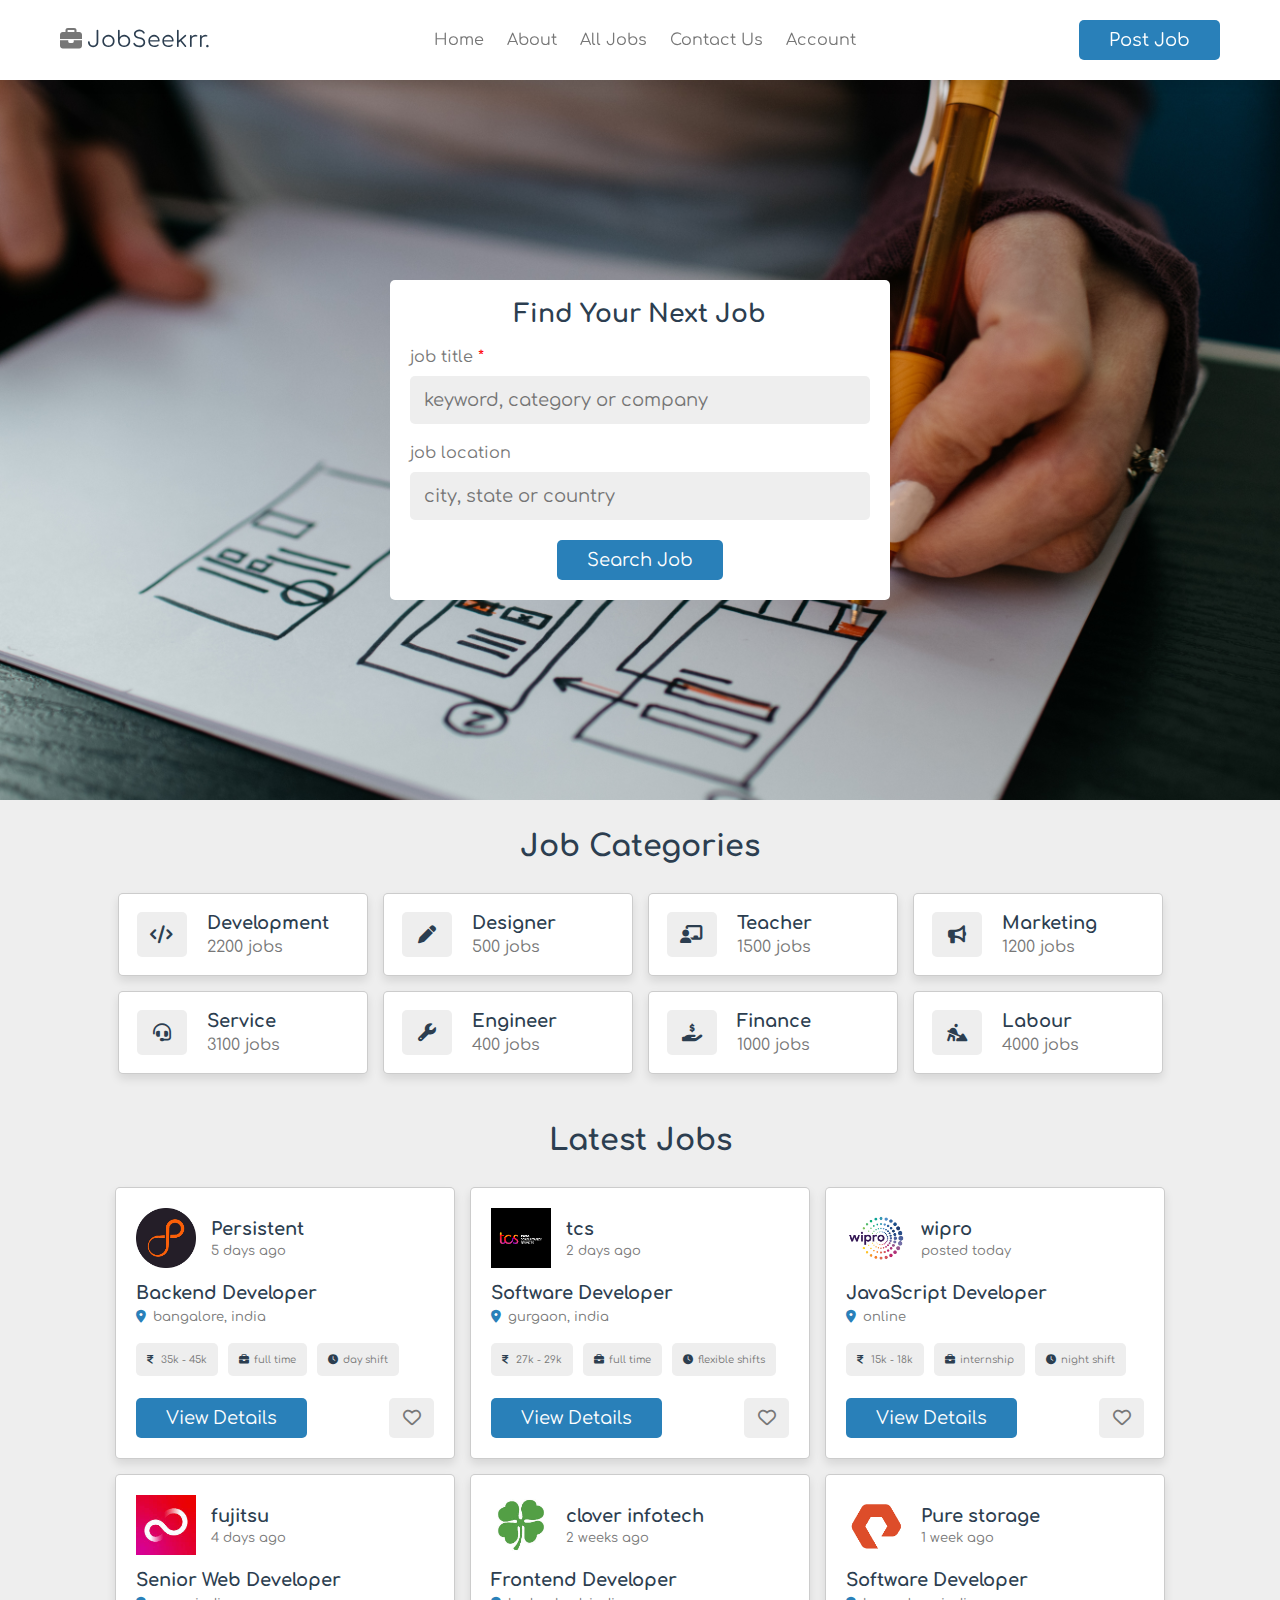
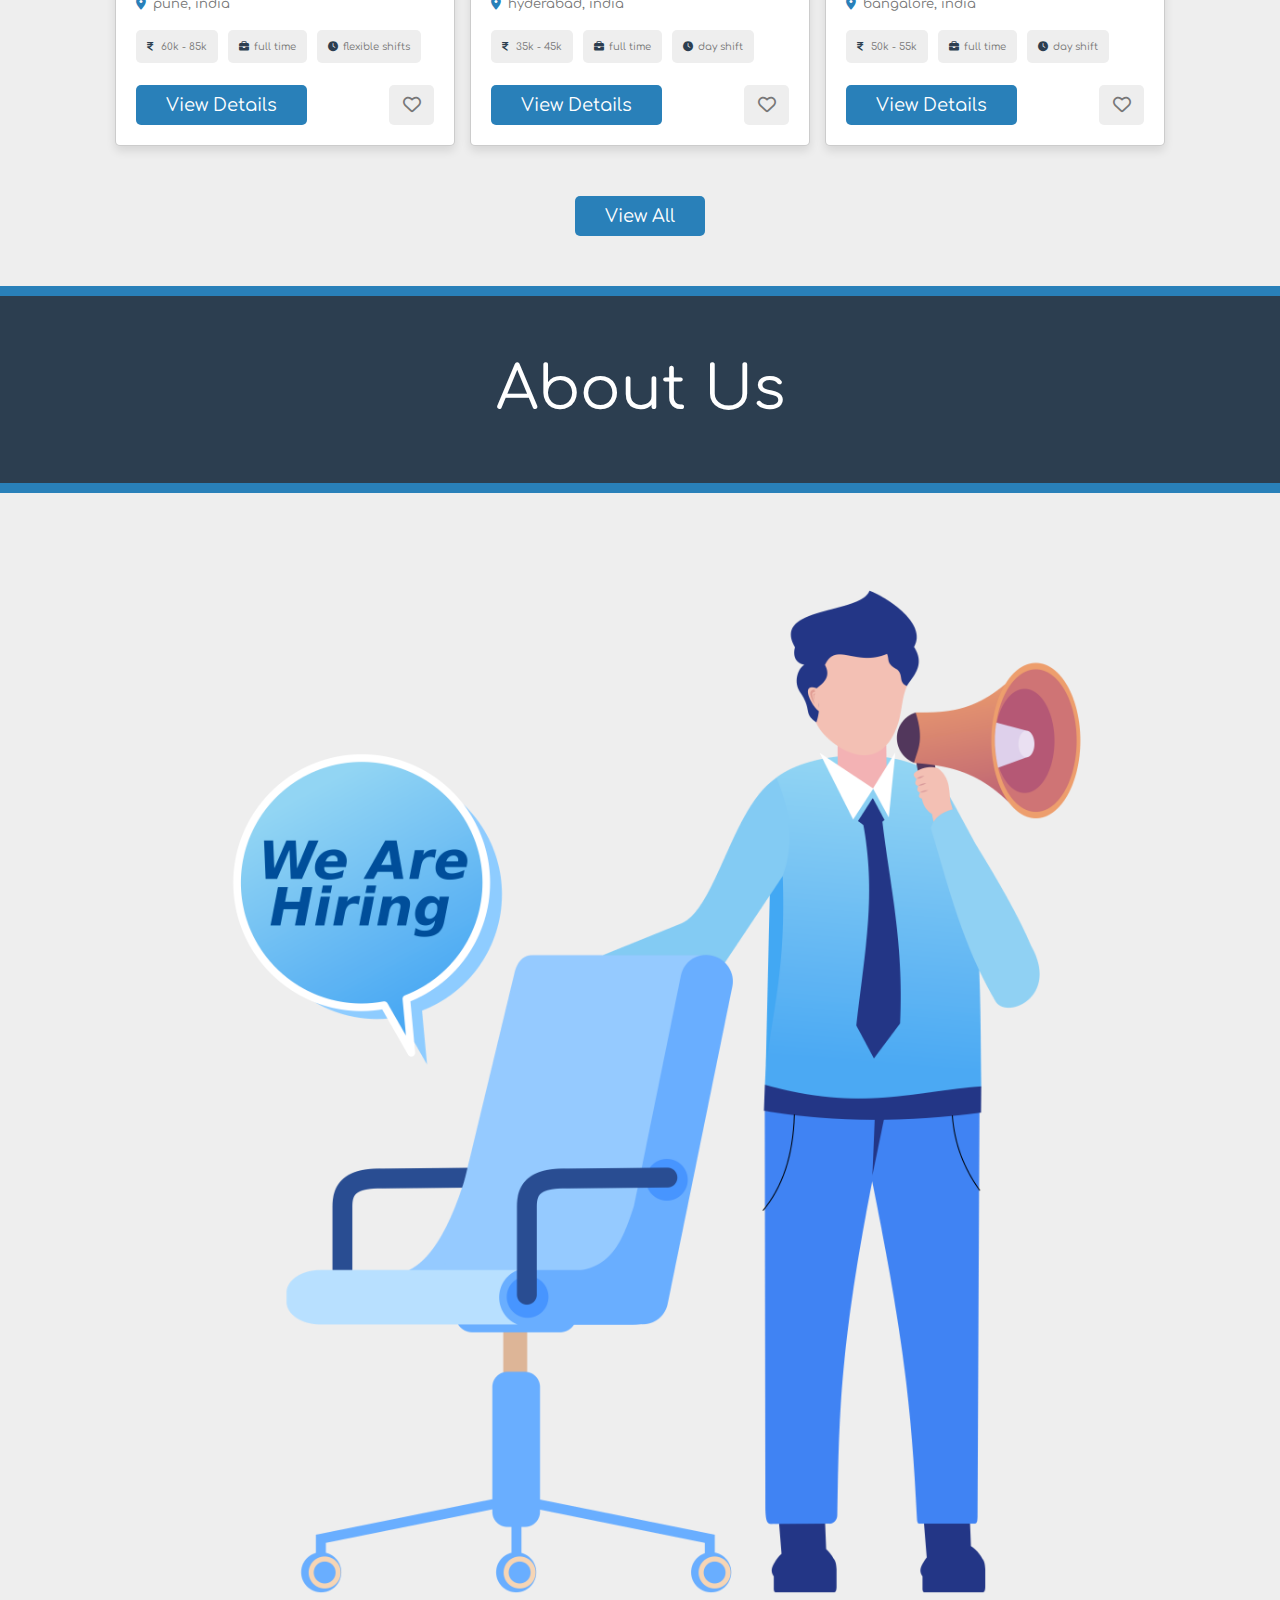
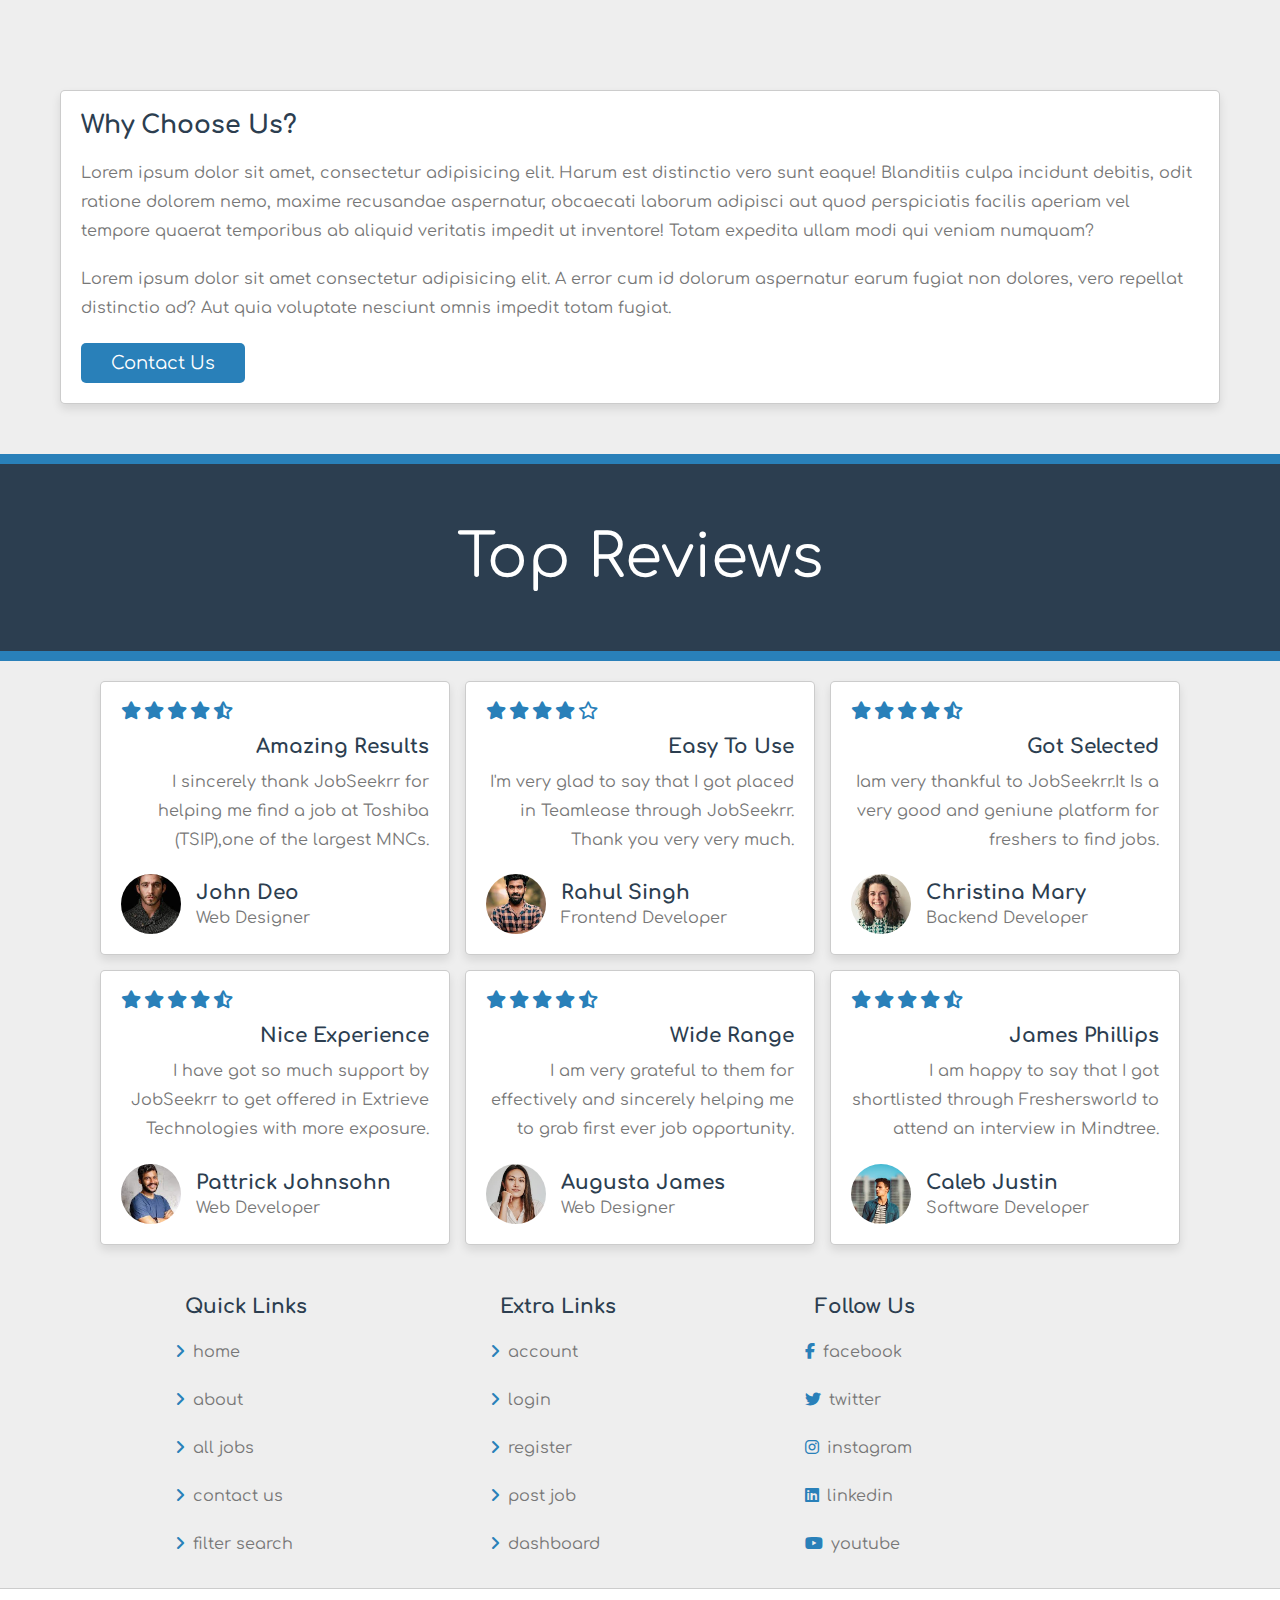
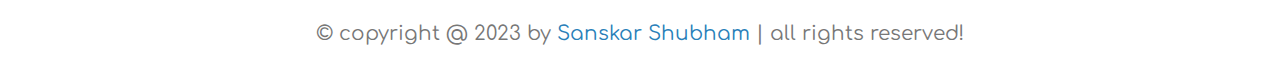
<file: index.html>
<!DOCTYPE html>
<html lang="en">
<head>
    <meta charset="UTF-8">
    <meta http-equiv="X-UA-Compatible" content="IE=edge">
    <meta name="viewport" content="width=device-width, initial-scale=1.0">
    <title>Home</title>

    <!-- custom css file link -->
    <link rel="stylesheet" href="css/styles.css">
</head>
<body>
    <!-- header section starts -->
    <header class="header">
        <section class="flex">
            <div id="menu-btn" class="fas fa-bars-staggered"></div>

            <a href="index.html" class="logo"><i class="fas fa-briefcase"></i>JobSeekrr.</a>
            <nav class="navbar">
                <a href="index.html">home</a>
                <a href="about.html">about</a>
                <a href="jobs.html">all jobs</a>
                <a href="contact.html">contact us</a>
                <a href="login.html">account</a>
            </nav>

            <a href="#" class="btn" style="margin-top: 0;">post job</a>
        </section>
    </header>
    <!-- header section ends -->

    <!-- home section starts -->
    <div class="home-container">
        <section class="home">
            <form action="" method="post">
                <h3>find your next job</h3>
                <p>job title <span>*</span></p>
                <input type="text" name="title" placeholder="keyword, category or company" required maxlength="40" class="input">
                <p>job location</p>
                <input type="text" name="location" placeholder="city, state or country" required maxlength="50" class="input">
                <input type="submit" value="search job" name="search" class="btn">
            </form>
        </section>
    </div>

    <!-- home section ends -->

    <!-- category section starts -->
    <section class="category">
        <h1 class="heading">job categories</h1>
        <div class="box-container">
            <a href="#" class="box">
                <i class="fas fa-code"></i>
                <div>
                    <h3>development</h3>
                    <span>2200 jobs</span>
                </div>
            </a>   
            <a href="#" class="box">
                <i class="fas fa-pen"></i>
                <div>
                    <h3>designer</h3>
                    <span>500 jobs</span>
                </div>
            </a>   
            <a href="#" class="box">
                <i class="fas fa-chalkboard-user"></i>
                <div>
                    <h3>teacher</h3>
                    <span>1500 jobs</span>
                </div>
            </a>   
            <a href="#" class="box">
                <i class="fas fa-bullhorn"></i>
                <div>
                    <h3>marketing</h3>
                    <span>1200 jobs</span>
                </div>
            </a>   
            <a href="#" class="box">
                <i class="fas fa-headset"></i>
                <div>
                    <h3>service</h3>
                    <span>3100 jobs</span>
                </div>
            </a>   
            <a href="#" class="box">
                <i class="fas fa-wrench"></i>
                <div>
                    <h3>engineer</h3>
                    <span>400 jobs</span>
                </div>
            </a>   
            <a href="#" class="box">
                <i class="fas fa-hand-holding-dollar"></i>
                <div>
                    <h3>finance</h3>
                    <span>1000 jobs</span>
                </div>
            </a>   
            <a href="#" class="box">
                <i class="fas fa-person-digging"></i>
                <div>
                    <h3>labour</h3>
                    <span>4000 jobs</span>
                </div>
            </a>   
        </div>
    </section>
    <!-- category section ends -->

    <!-- jobs section starts -->
    <section class="jobs-container">
        <h1 class="heading">latest jobs</h1>
        <div class="box-container">
            <div class="box">
                <div class="company">
                    <img src="images/persistent.png" alt="">
                    <div>
                        <h3>Persistent</h3>
                        <span>5 days ago</span>
                    </div>
                </div>
                <h3 class="job-title">backend developer</h3>
                <p class="location"><i class="fas fa-map-marker-alt"></i>
                <span>bangalore, india</span></p>
                <div class="tags">
                    <p><i class="fas fa-indian-rupee-sign"></i>
                    <span>35k - 45k</span></p>
                    <p><i class="fas fa-briefcase"></i><span>full time</span></p>
                    <p><i class="fas fa-clock"></i><span>day shift</span></p>
                </div>
                <div class="flex-btn">
                    <a href="view_job.html" class="btn">view details</a>
                    <button type="submit" class="far fa-heart"></button>
                </div>
            </div>
            <div class="box">
                <div class="company">
                    <img src="images/tcs.png" alt="">
                    <div>
                        <h3>tcs</h3>
                        <span>2 days ago</span>
                    </div>
                </div>
                <h3 class="job-title">software developer</h3>
                <p class="location"><i class="fas fa-map-marker-alt"></i>
                <span>gurgaon, india</span></p>
                <div class="tags">
                    <p><i class="fas fa-indian-rupee-sign"></i>
                    <span>27k - 29k</span></p>
                    <p><i class="fas fa-briefcase"></i><span>full time</span></p>
                    <p><i class="fas fa-clock"></i><span>flexible shifts</span></p>
                </div>
                <div class="flex-btn">
                    <a href="view_job.html" class="btn">view details</a>
                    <button type="submit" class="far fa-heart"></button>
                </div>
            </div>
            <div class="box">
                <div class="company">
                    <img src="images/wipro.png" alt="">
                    <div>
                        <h3>wipro</h3>
                        <span>posted today</span>
                    </div>
                </div>
                <h3 class="job-title">javaScript developer</h3>
                <p class="location"><i class="fas fa-map-marker-alt"></i>
                <span>online</span></p>
                <div class="tags">
                    <p><i class="fas fa-indian-rupee-sign"></i>
                    <span>15k - 18k</span></p>
                    <p><i class="fas fa-briefcase"></i><span>internship</span></p>
                    <p><i class="fas fa-clock"></i><span>night shift</span></p>
                </div>
                <div class="flex-btn">
                    <a href="view_job.html" class="btn">view details</a>
                    <button type="submit" class="far fa-heart"></button>
                </div>
            </div>
            <div class="box">
                <div class="company">
                    <img src="images/fujitsu.png" alt="">
                    <div>
                        <h3>fujitsu</h3>
                        <span>4 days ago</span>
                    </div>
                </div>
                <h3 class="job-title">senior web developer</h3>
                <p class="location"><i class="fas fa-map-marker-alt"></i>
                <span>pune, india</span></p>
                <div class="tags">
                    <p><i class="fas fa-indian-rupee-sign"></i>
                    <span>60k - 85k</span></p>
                    <p><i class="fas fa-briefcase"></i><span>full time</span></p>
                    <p><i class="fas fa-clock"></i><span>flexible shifts</span></p>
                </div>
                <div class="flex-btn">
                    <a href="view_job.html" class="btn">view details</a>
                    <button type="submit" class="far fa-heart"></button>
                </div>
            </div>
            <div class="box">
                <div class="company">
                    <img src="images/clover infotech.png" alt="">
                    <div>
                        <h3>clover infotech</h3>
                        <span>2 weeks ago</span>
                    </div>
                </div>
                <h3 class="job-title">frontend developer</h3>
                <p class="location"><i class="fas fa-map-marker-alt"></i>
                <span>hyderabad, india</span></p>
                <div class="tags">
                    <p><i class="fas fa-indian-rupee-sign"></i>
                    <span>35k - 45k</span></p>
                    <p><i class="fas fa-briefcase"></i><span>full time</span></p>
                    <p><i class="fas fa-clock"></i><span>day shift</span></p>
                </div>
                <div class="flex-btn">
                    <a href="view_job.html" class="btn">view details</a>
                    <button type="submit" class="far fa-heart"></button>
                </div>
            </div>
            <div class="box">
                <div class="company">
                    <img src="images/pure storage.png" alt="">
                    <div>
                        <h3>Pure storage</h3>
                        <span>1 week ago</span>
                    </div>
                </div>
                <h3 class="job-title">software developer</h3>
                <p class="location"><i class="fas fa-map-marker-alt"></i>
                <span>bangalore, india</span></p>
                <div class="tags">
                    <p><i class="fas fa-indian-rupee-sign"></i>
                    <span>50k - 55k</span></p>
                    <p><i class="fas fa-briefcase"></i><span>full time</span></p>
                    <p><i class="fas fa-clock"></i><span>day shift</span></p>
                </div>
                <div class="flex-btn">
                    <a href="view_job.html" class="btn">view details</a>
                    <button type="submit" class="far fa-heart"></button>
                </div>
            </div>
            <!-- <div class="box">
                <div class="company">
                    <img src="images/infosysnew.png" alt="">
                    <div>
                        <h3>Infosys</h3>
                        <span>7 days ago</span>
                    </div>
                </div>
                <h3 class="job-title">Web developer</h3>
                <p class="location"><i class="fas fa-map-marker-alt"></i>
                <span>Indore, india</span></p>
                <div class="tags">
                    <p><i class="fas fa-indian-rupee-sign"></i>
                    <span>30k - 35k</span></p>
                    <p><i class="fas fa-briefcase"></i><span>full time</span></p>
                    <p><i class="fas fa-clock"></i><span>day shift</span></p>
                </div>
                <div class="flex-btn">
                    <a href="view_job.html" class="btn">view details</a>
                    <button type="submit" class="far fa-heart"></button>
                </div>
            </div> -->
            <!-- <div class="box">
                <div class="company">
                    <img src="images/deloitte.jpeg" alt="">
                    <div>
                        <h3>Deloitte</h3>
                        <span>2 days ago</span>
                    </div>
                </div>
                <h3 class="job-title">Software Analyst</h3>
                <p class="location"><i class="fas fa-map-marker-alt"></i>
                <span>Mumbai, india</span></p>
                <div class="tags">
                    <p><i class="fas fa-indian-rupee-sign"></i>
                    <span>70k - 85k</span></p>
                    <p><i class="fas fa-briefcase"></i><span>full time</span></p>
                    <p><i class="fas fa-clock"></i><span>day shift</span></p>
                </div>
                <div class="flex-btn">
                    <a href="view_job.html" class="btn">view details</a>
                    <button type="submit" class="far fa-heart"></button>
                </div>
            </div> -->
        </div>  
        <div style="text-align: center; margin-top: 4rem;">
            <a href="jobs.html" class="btn">view all</a>
        </div>
    </section>
    <!-- jobs section ends -->

    <!-- about us section starts -->

    <div class="section-title">about us</div>
    
    <section class="about">
        <img src="images/aboutus3.png" alt="">
        <div class="box">
            <h3>why choose us?</h3>
            <p>Lorem ipsum dolor sit amet, consectetur adipisicing elit. Harum est distinctio vero sunt eaque! Blanditiis culpa incidunt debitis, odit ratione dolorem nemo, maxime recusandae aspernatur, obcaecati laborum adipisci aut quod perspiciatis facilis aperiam vel tempore quaerat temporibus ab aliquid veritatis impedit ut inventore! Totam expedita ullam modi qui veniam numquam?</p>
            <p>Lorem ipsum dolor sit amet consectetur adipisicing elit. A error cum id dolorum aspernatur earum fugiat non dolores, vero repellat distinctio ad? Aut quia voluptate nesciunt omnis impedit totam fugiat.</p>
            
            <a href="contact.html" class="btn">contact us</a>
        </div>
    </section>

    <!-- about us section ends -->


    <!-- reviews section starts -->

    <div class="section-title">top reviews</div>
    <section class="reviews">
        <div class="box-container">
            <div class="box">
                <div class="stars">
                    <i class="fas fa-star"></i>
                    <i class="fas fa-star"></i>
                    <i class="fas fa-star"></i>
                    <i class="fas fa-star"></i>
                    <i class="fas fa-star-half-alt"></i>
                </div>
                <h3 class="title">amazing results</h3>
                <p>I sincerely thank JobSeekrr for helping me find a job at Toshiba (TSIP),one of the largest MNCs.</p>
                <div class="user">
                    <img src="images/pic-1.jpeg" alt="">
                    <div>
                        <h3>john deo</h3>
                        <span>web designer</span>
                    </div>
                </div>
            </div>
            <div class="box">
                <div class="stars">
                    <i class="fas fa-star"></i>
                    <i class="fas fa-star"></i>
                    <i class="fas fa-star"></i>
                    <i class="fas fa-star"></i>
                    <i class="far fa-star"></i>
                </div>
                <h3 class="title">easy to use</h3>
                <p>I'm very glad to say that I got placed in Teamlease through JobSeekrr. Thank you very very much.</p>
                <div class="user">
                    <img src="images/pic-2.jpeg" alt="">
                    <div>
                        <h3>Rahul Singh</h3>
                        <span>frontend developer</span>
                    </div>
                </div>
            </div>
            <div class="box">
                <div class="stars">
                    <i class="fas fa-star"></i>
                    <i class="fas fa-star"></i>
                    <i class="fas fa-star"></i>
                    <i class="fas fa-star"></i>
                    <i class="fas fa-star-half-alt"></i>
                </div>
                <h3 class="title">got selected</h3>
                <p>Iam very thankful to JobSeekrr.It Is a very good and geniune platform for freshers to find jobs.</p>
                <div class="user">
                    <img src="images/pic-3.jpeg" alt="">
                    <div>
                        <h3>Christina Mary</h3>
                        <span>Backend Developer</span>
                    </div>
                </div>
            </div>
            <div class="box">
                <div class="stars">
                    <i class="fas fa-star"></i>
                    <i class="fas fa-star"></i>
                    <i class="fas fa-star"></i>
                    <i class="fas fa-star"></i>
                    <i class="fas fa-star-half-alt"></i>
                </div>
                <h3 class="title">nice experience</h3>
                <p>I have got so much support by JobSeekrr to get offered in Extrieve Technologies with more exposure.</p>
                <div class="user">
                    <img src="images/pic-4.jpeg" alt="">
                    <div>
                        <h3>Pattrick Johnsohn</h3>
                        <span>web developer</span>
                    </div>
                </div>
            </div>
            <div class="box">
                <div class="stars">
                    <i class="fas fa-star"></i>
                    <i class="fas fa-star"></i>
                    <i class="fas fa-star"></i>
                    <i class="fas fa-star"></i>
                    <i class="fas fa-star-half-alt"></i>
                </div>
                <h3 class="title">wide range</h3>
                <p>I am very grateful to them for effectively and sincerely helping me to grab first ever job opportunity.</p>
                <div class="user">
                    <img src="images/pic-5.jpeg" alt="">
                    <div>
                        <h3>Augusta James</h3>
                        <span>web designer</span>
                    </div>
                </div>
            </div>
            <div class="box">
                <div class="stars">
                    <i class="fas fa-star"></i>
                    <i class="fas fa-star"></i>
                    <i class="fas fa-star"></i>
                    <i class="fas fa-star"></i>
                    <i class="fas fa-star-half-alt"></i>
                </div>
                <h3 class="title">James Phillips</h3>
                <p>I am happy to say that I got shortlisted through Freshersworld to attend an interview in Mindtree.</p>
                <div class="user">
                    <img src="images/pic-6.jpeg" alt="">
                    <div>
                        <h3>Caleb Justin</h3>
                        <span>Software developer</span>
                    </div>
                </div>
            </div>
        </div>
    </section>

    <!-- reviews section ends -->

    <!-- footer section starts -->
    <footer class="footer">
        <section class="grid">
            <div class="box">
                <h3>quick links</h3>
                <a href="index.html"><i class="fas fa-angle-right"></i>home</a>
                <a href="about.html"><i class="fas fa-angle-right"></i>about</a>
                <a href="jobs.html"><i class="fas fa-angle-right"></i>all jobs</a>
                <a href="contact.html"><i class="fas fa-angle-right"></i>contact us</a>
                <a href="#"><i class="fas fa-angle-right"></i>filter search</a>
            </div>
            <div class="box">
                <h3>extra links</h3>
                <a href="#"><i class="fas fa-angle-right"></i>account</a>
                <a href="login.html"><i class="fas fa-angle-right"></i>login</a>
                <a href="register.html"><i class="fas fa-angle-right"></i>register</a>
                <a href="#"><i class="fas fa-angle-right"></i>post job</a>
                <a href="#"><i class="fas fa-angle-right"></i>dashboard</a>
            </div>
            <div class="box">
                <h3>follow us</h3>
                <a href="#"><i class="fab fa-facebook-f"></i>facebook</a>
                <a href="#"><i class="fab fa-twitter"></i>twitter</a>
                <a href="#"><i class="fab fa-instagram"></i>instagram</a>
                <a href="#"><i class="fab fa-linkedin"></i>linkedin</a>
                <a href="#"><i class="fab fa-youtube"></i>youtube</a>
            </div>
        </section>
        <div class="credit">&copy; copyright @ 2023 by <span>Sanskar Shubham</span> | all rights reserved!</div>
    </footer>
    <!-- footer section ends -->



    <!-- custom js file link -->
    <script src="js/script.js"></script>
</body>
</html>
</file>
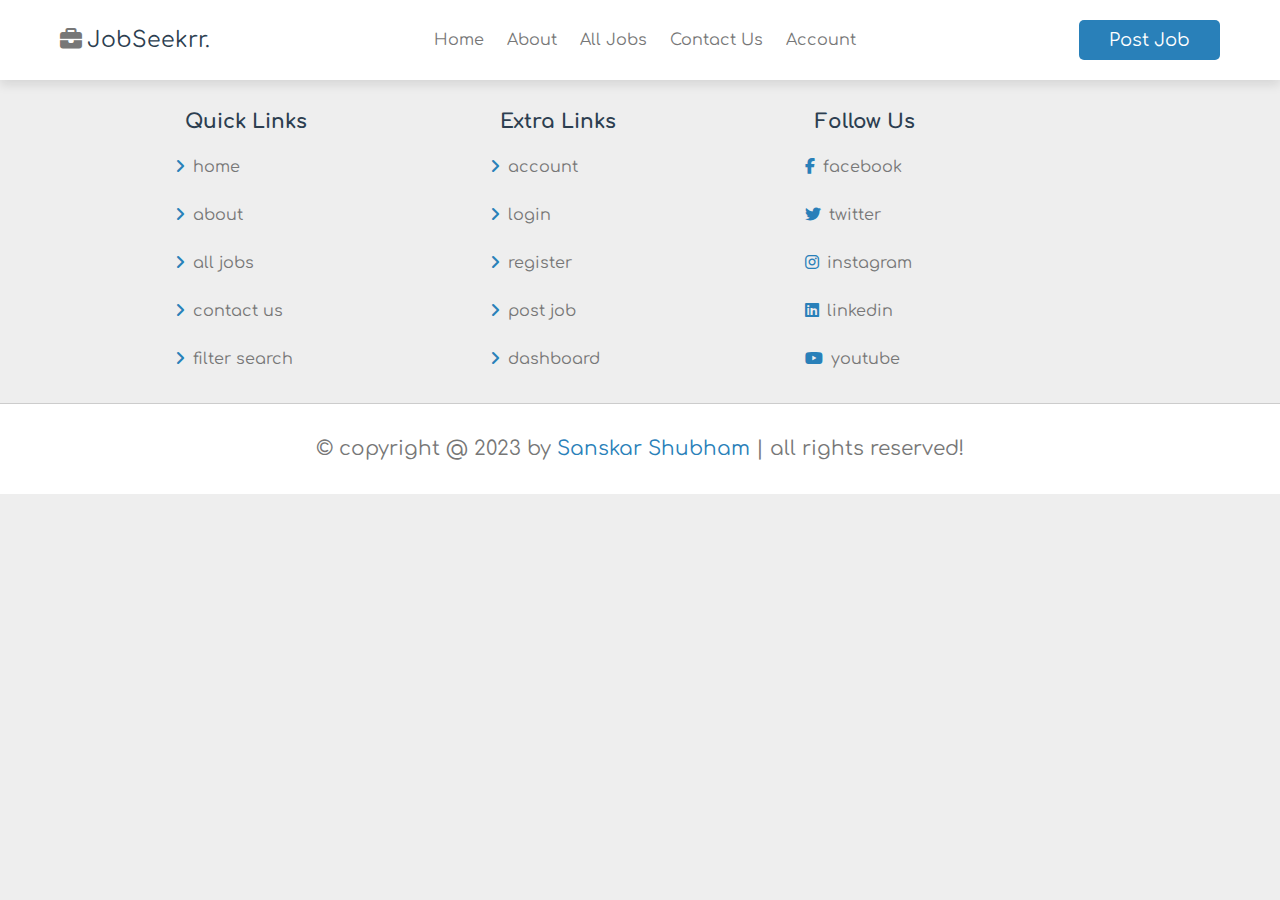
<file: about.html>
<!DOCTYPE html>
<html lang="en">
<head>
    <meta charset="UTF-8">
    <meta http-equiv="X-UA-Compatible" content="IE=edge">
    <meta name="viewport" content="width=device-width, initial-scale=1.0">
    <title>About</title>

    <!-- custom css file link -->
    <link rel="stylesheet" href="css/styles.css">
</head>
<body>
    <!-- header section starts -->
    <header class="header">
        <section class="flex">
            <div id="menu-btn" class="fas fa-bars-staggered"></div>

            <a href="index.html" class="logo"><i class="fas fa-briefcase"></i>JobSeekrr.</a>
            <nav class="navbar">
                <a href="index.html">home</a>
                <a href="about.html">about</a>
                <a href="jobs.html">all jobs</a>
                <a href="contact.html">contact us</a>
                <a href="login.html">account</a>
            </nav>

            <a href="#" class="btn" style="margin-top: 0;">post job</a>
        </section>
    </header>
    <!-- header section ends -->








    <!-- footer section starts -->
    <footer class="footer">
        <section class="grid">
            <div class="box">
                <h3>quick links</h3>
                <a href="index.html"><i class="fas fa-angle-right"></i>home</a>
                <a href="about.html"><i class="fas fa-angle-right"></i>about</a>
                <a href="jobs.html"><i class="fas fa-angle-right"></i>all jobs</a>
                <a href="contact.html"><i class="fas fa-angle-right"></i>contact us</a>
                <a href="#"><i class="fas fa-angle-right"></i>filter search</a>
            </div>
            <div class="box">
                <h3>extra links</h3>
                <a href="#"><i class="fas fa-angle-right"></i>account</a>
                <a href="login.html"><i class="fas fa-angle-right"></i>login</a>
                <a href="register.html"><i class="fas fa-angle-right"></i>register</a>
                <a href="#"><i class="fas fa-angle-right"></i>post job</a>
                <a href="#"><i class="fas fa-angle-right"></i>dashboard</a>
            </div>
            <div class="box">
                <h3>follow us</h3>
                <a href="#"><i class="fab fa-facebook-f"></i>facebook</a>
                <a href="#"><i class="fab fa-twitter"></i>twitter</a>
                <a href="#"><i class="fab fa-instagram"></i>instagram</a>
                <a href="#"><i class="fab fa-linkedin"></i>linkedin</a>
                <a href="#"><i class="fab fa-youtube"></i>youtube</a>
            </div>
        </section>
        <div class="credit">&copy; copyright @ 2023 by <span>Sanskar Shubham</span> | all rights reserved!</div>
    </footer>
    <!-- footer section ends -->



    <!-- custom js file link -->
    <script src="js/script.js"></script>
</body>
</html>
</file>
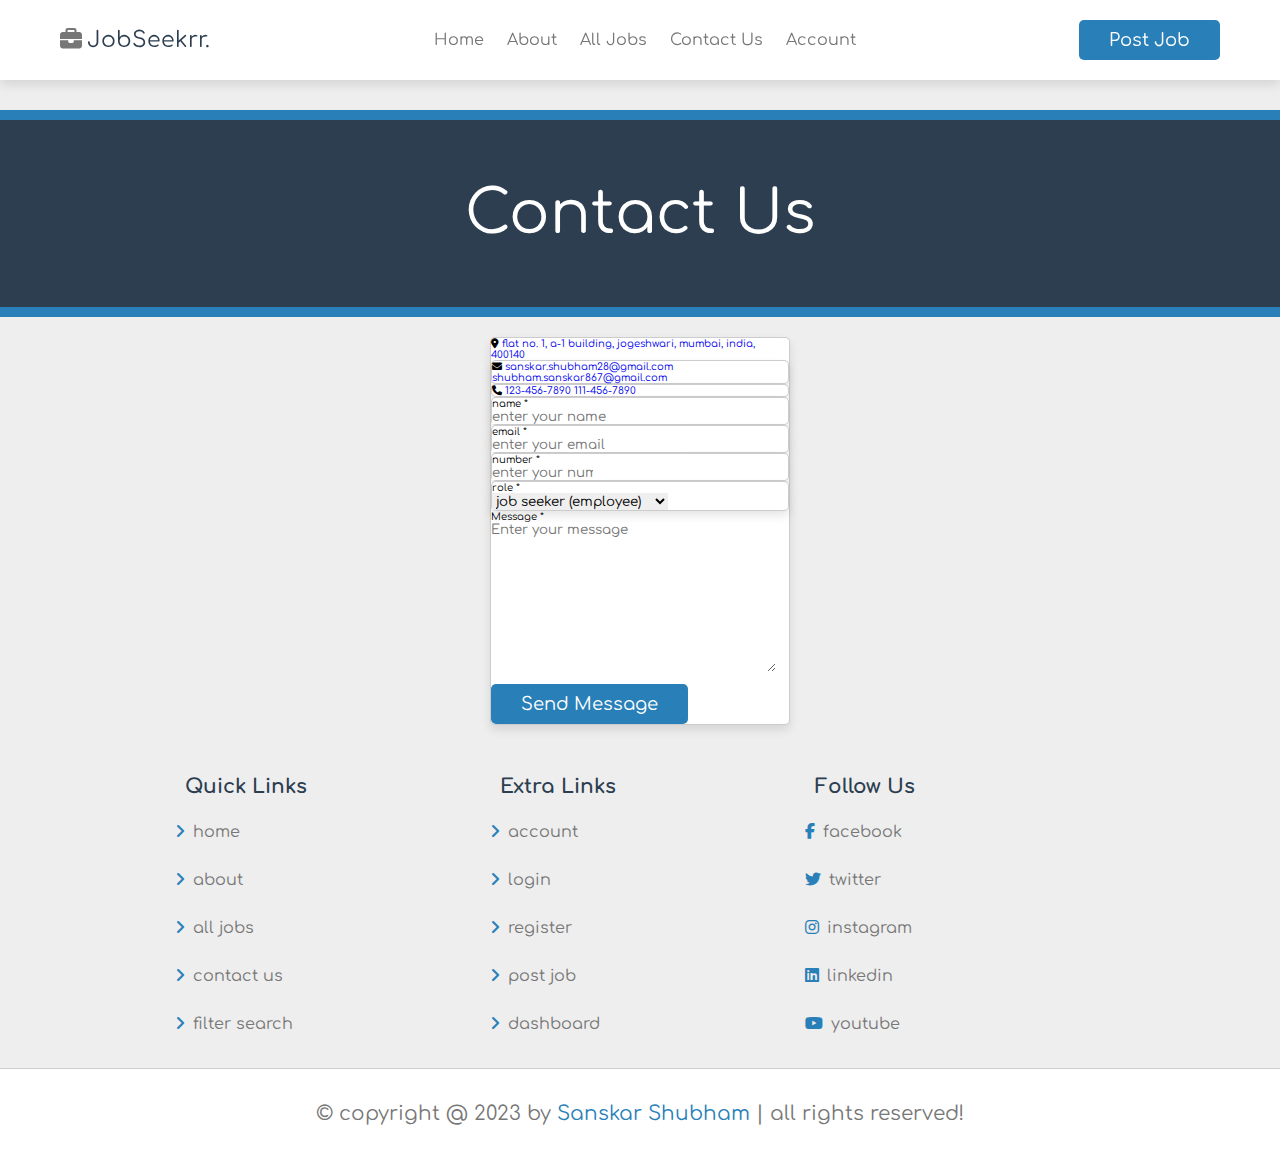
<file: contact.html>
<!DOCTYPE html>
<html lang="en">
<head>
    <meta charset="UTF-8">
    <meta http-equiv="X-UA-Compatible" content="IE=edge">
    <meta name="viewport" content="width=device-width, initial-scale=1.0">
    <title>Contact Us</title>

    <!-- custom css file link -->
    <link rel="stylesheet" href="css/styles.css">
</head>
<body>
    <!-- header section starts -->
    <header class="header">
        <section class="flex">
            <div id="menu-btn" class="fas fa-bars-staggered"></div>

            <a href="index.html" class="logo"><i class="fas fa-briefcase"></i>JobSeekrr.</a>
            <nav class="navbar">
                <a href="index.html">home</a>
                <a href="about.html">about</a>
                <a href="jobs.html">all jobs</a>
                <a href="contact.html">contact us</a>
                <a href="login.html">account</a>
            </nav>

            <a href="#" class="btn" style="margin-top: 0;">post job</a>
        </section>
    </header>
    <!-- header section ends -->

    <!-- contact section starts -->

    <div class="section-title">Contact us</div>

    <section class="contact">

        <div class="box-container">
            <div class="box">
                <i class="fas fa-map-marker-alt"></i>
                <a href="#">flat no. 1, a-1 building, jogeshwari, mumbai, india, 400140</a>
            <div>
            <div class="box">
                <i class="fas fa-envelope"></i>
                <a href="mailto:sanskar.shubham28@gmail.com">sanskar.shubham28@gmail.com</a>
                <a href="mailto:shubham.sanskar867@gmail.com">shubham.sanskar867@gmail.com</a>
            </div>
            <div class="box">
                <i class="fas fa-phone"></i>
                <a href="tel:1234567890">123-456-7890</a> 
                <a href="tel:1112222333">111-456-7890</a>
            </div>
        </div>

        <form action="" method="post">
            <div class="flex">
                <div class="box">
                    <p>name <span>*</span></p>
                    <input type="text" name="name" required maxlength="20" placeholder="enter your name" class="input">
                </div>
                <div class="box">
                    <p>email <span>*</span></p>
                    <input type="text" name="email" required maxlength="50" placeholder="enter your email" class="input">
                </div>
                <div class="box">
                    <p>number <span>*</span></p>
                    <input type="number" name="number" required min="0" max="9999999999" maxlength="20" placeholder="enter your number" class="input">
                </div>
                <div class="box">
                    <p>role <span>*</span></p>
                    <select name="role" required class="input">
                        <option value="employee">job seeker (employee)</option>
                        <option value="employer">job provider (employer)</option>
                    </select>
                </div>
            </div>
            <p>Message <span>*</span></p>
            <textarea name="message" id="" class="input" required maxlength="1000" placeholder="Enter your message" cols="30" rows="10"></textarea>
            <input type="submit" value="send message" name="send" class="btn">
        </form>

    </section>

    <!-- contact section ends -->







    <!-- footer section starts -->
    <footer class="footer">
        <section class="grid">
            <div class="box">
                <h3>quick links</h3>
                <a href="index.html"><i class="fas fa-angle-right"></i>home</a>
                <a href="about.html"><i class="fas fa-angle-right"></i>about</a>
                <a href="jobs.html"><i class="fas fa-angle-right"></i>all jobs</a>
                <a href="contact.html"><i class="fas fa-angle-right"></i>contact us</a>
                <a href="#"><i class="fas fa-angle-right"></i>filter search</a>
            </div>
            <div class="box">
                <h3>extra links</h3>
                <a href="#"><i class="fas fa-angle-right"></i>account</a>
                <a href="login.html"><i class="fas fa-angle-right"></i>login</a>
                <a href="register.html"><i class="fas fa-angle-right"></i>register</a>
                <a href="#"><i class="fas fa-angle-right"></i>post job</a>
                <a href="#"><i class="fas fa-angle-right"></i>dashboard</a>
            </div>
            <div class="box">
                <h3>follow us</h3>
                <a href="#"><i class="fab fa-facebook-f"></i>facebook</a>
                <a href="#"><i class="fab fa-twitter"></i>twitter</a>
                <a href="#"><i class="fab fa-instagram"></i>instagram</a>
                <a href="#"><i class="fab fa-linkedin"></i>linkedin</a>
                <a href="#"><i class="fab fa-youtube"></i>youtube</a>
            </div>
        </section>
        <div class="credit">&copy; copyright @ 2023 by <span>Sanskar Shubham</span> | all rights reserved!</div>
    </footer>
    <!-- footer section ends -->



    <!-- custom js file link -->
    <script src="js/script.js"></script>
</body>
</html>
</file>
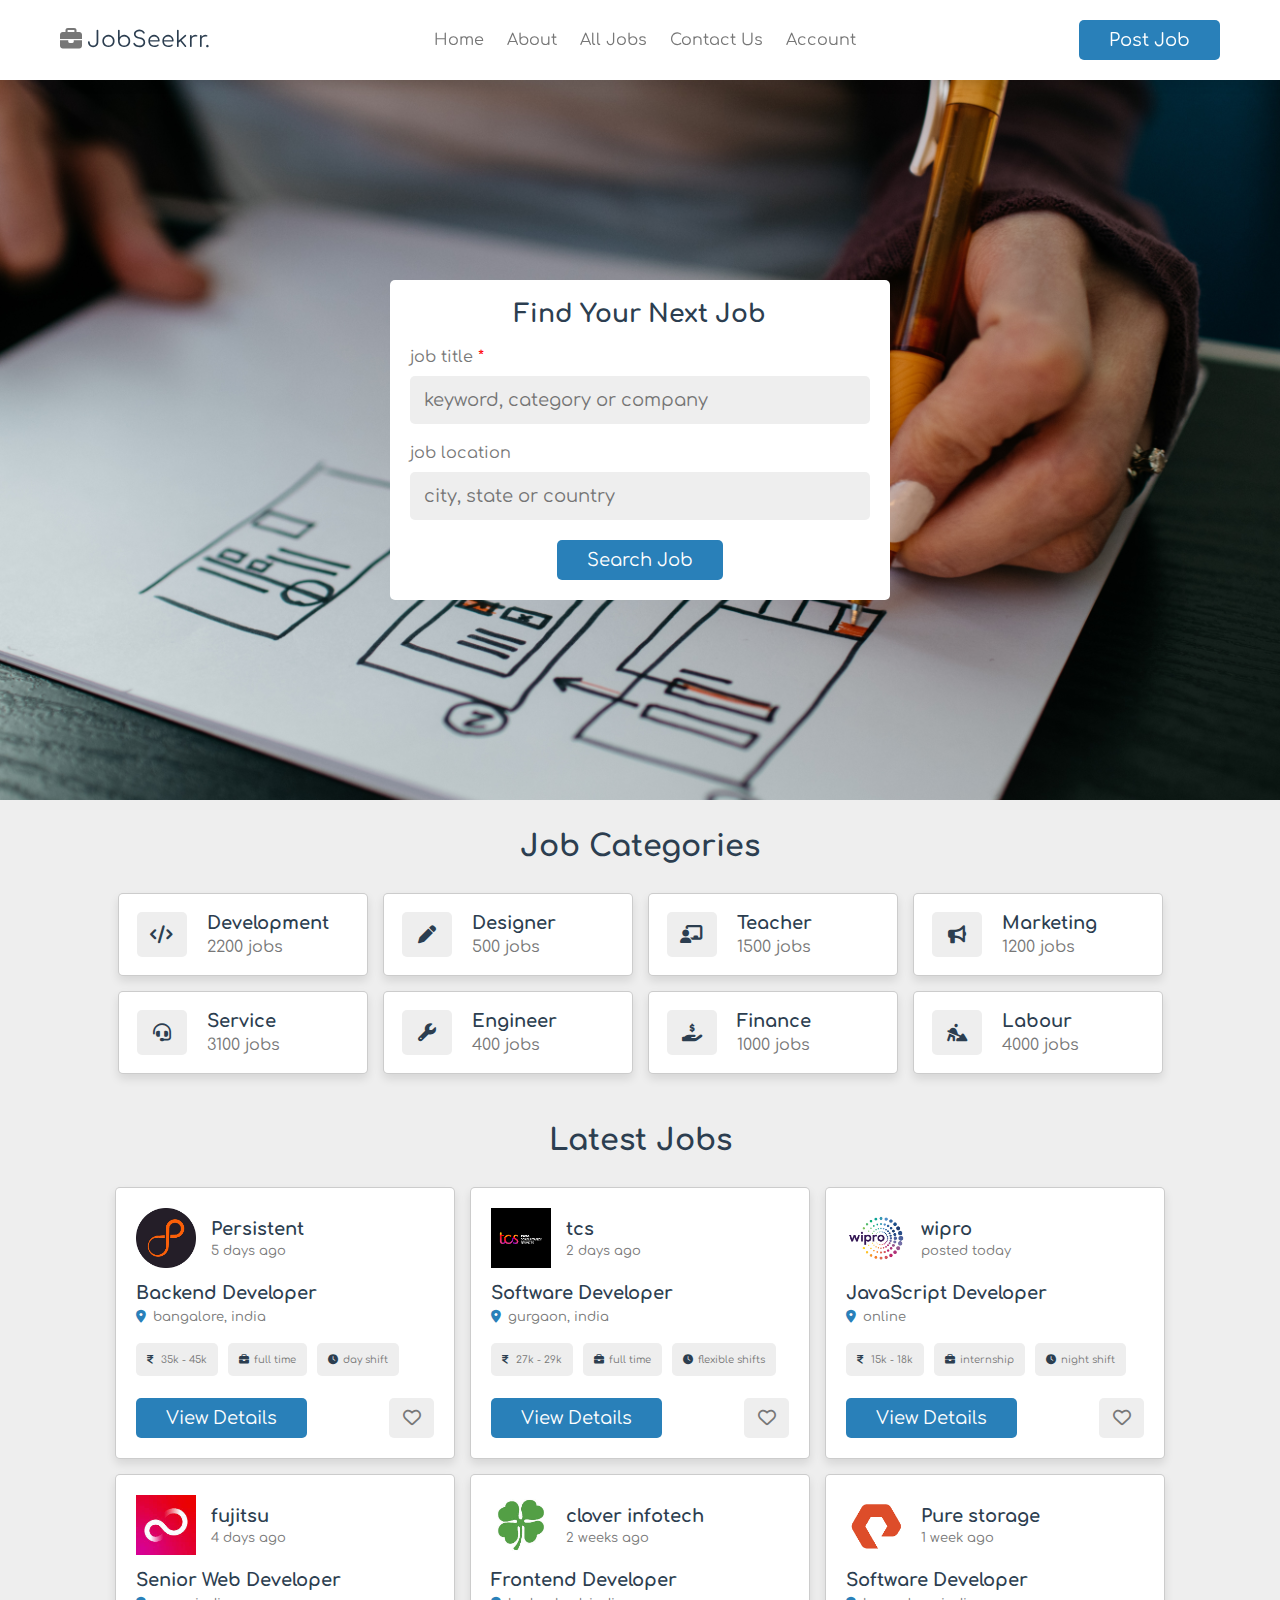
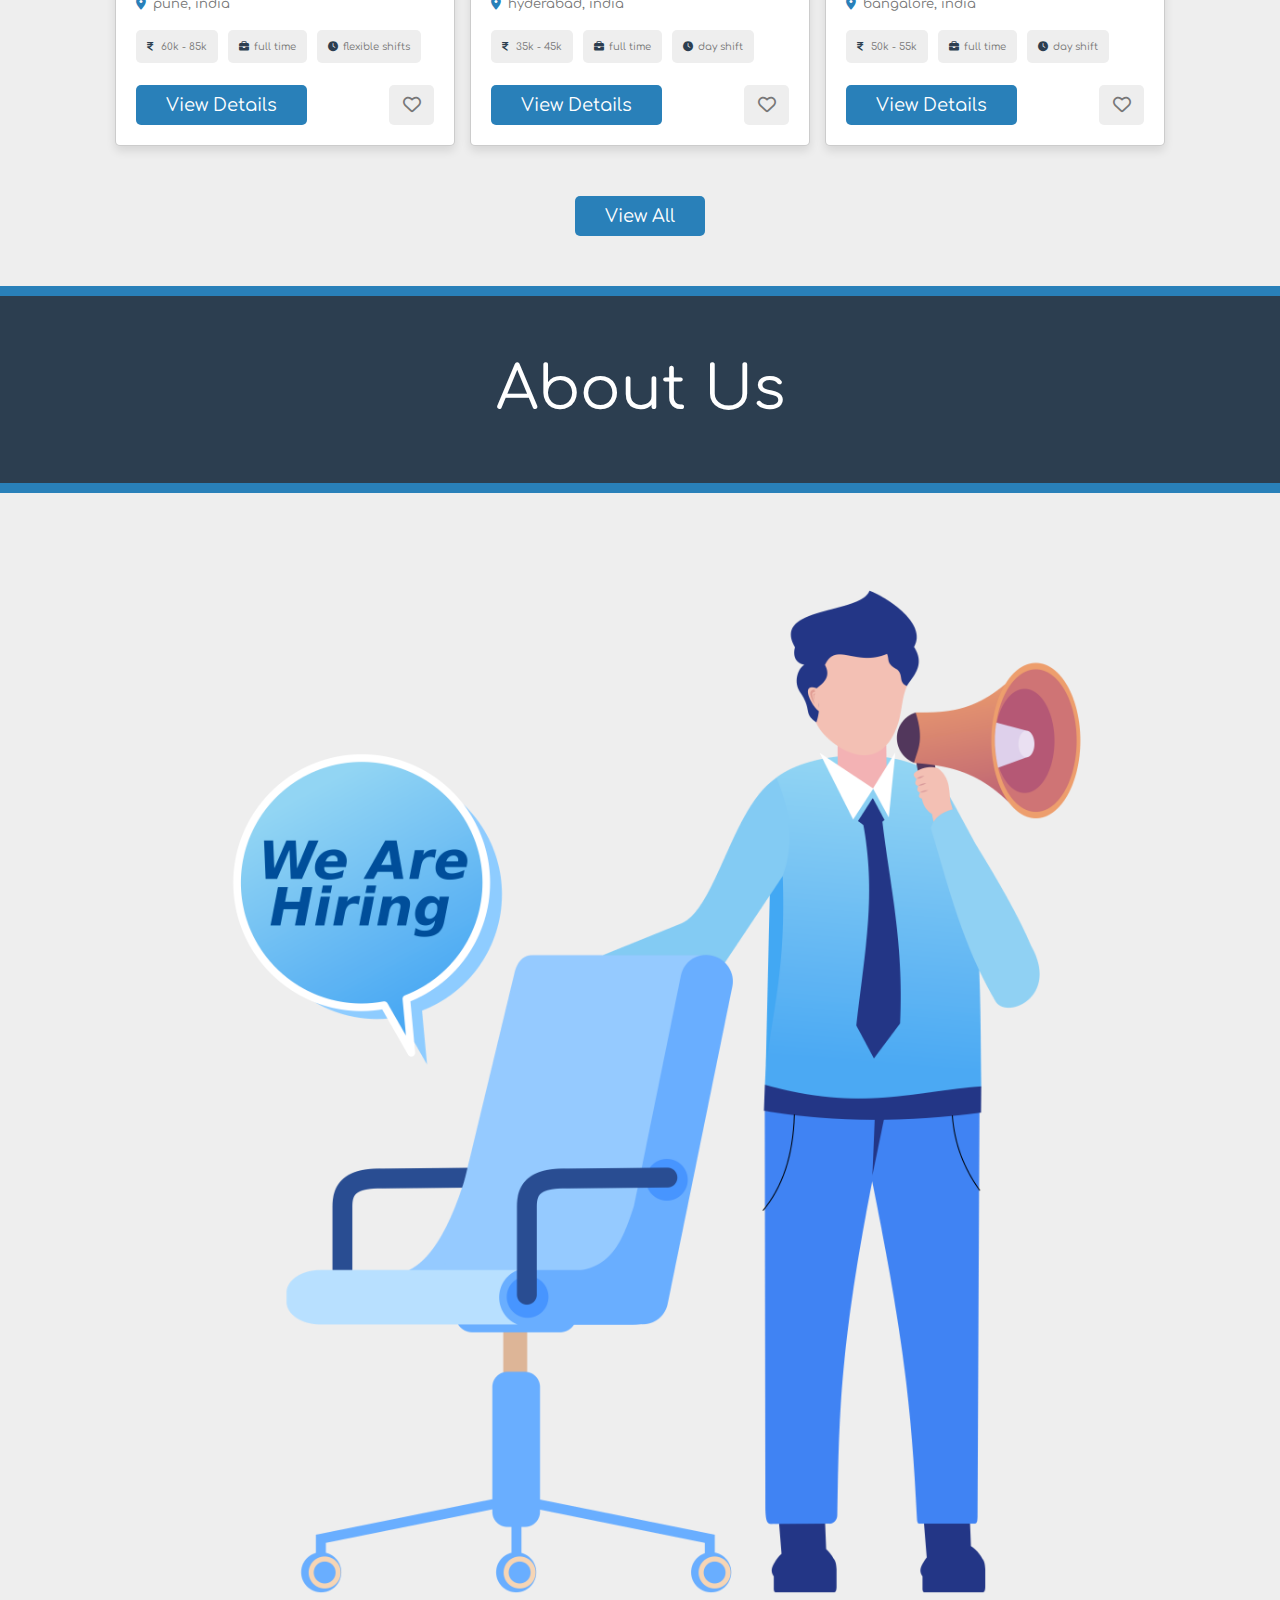
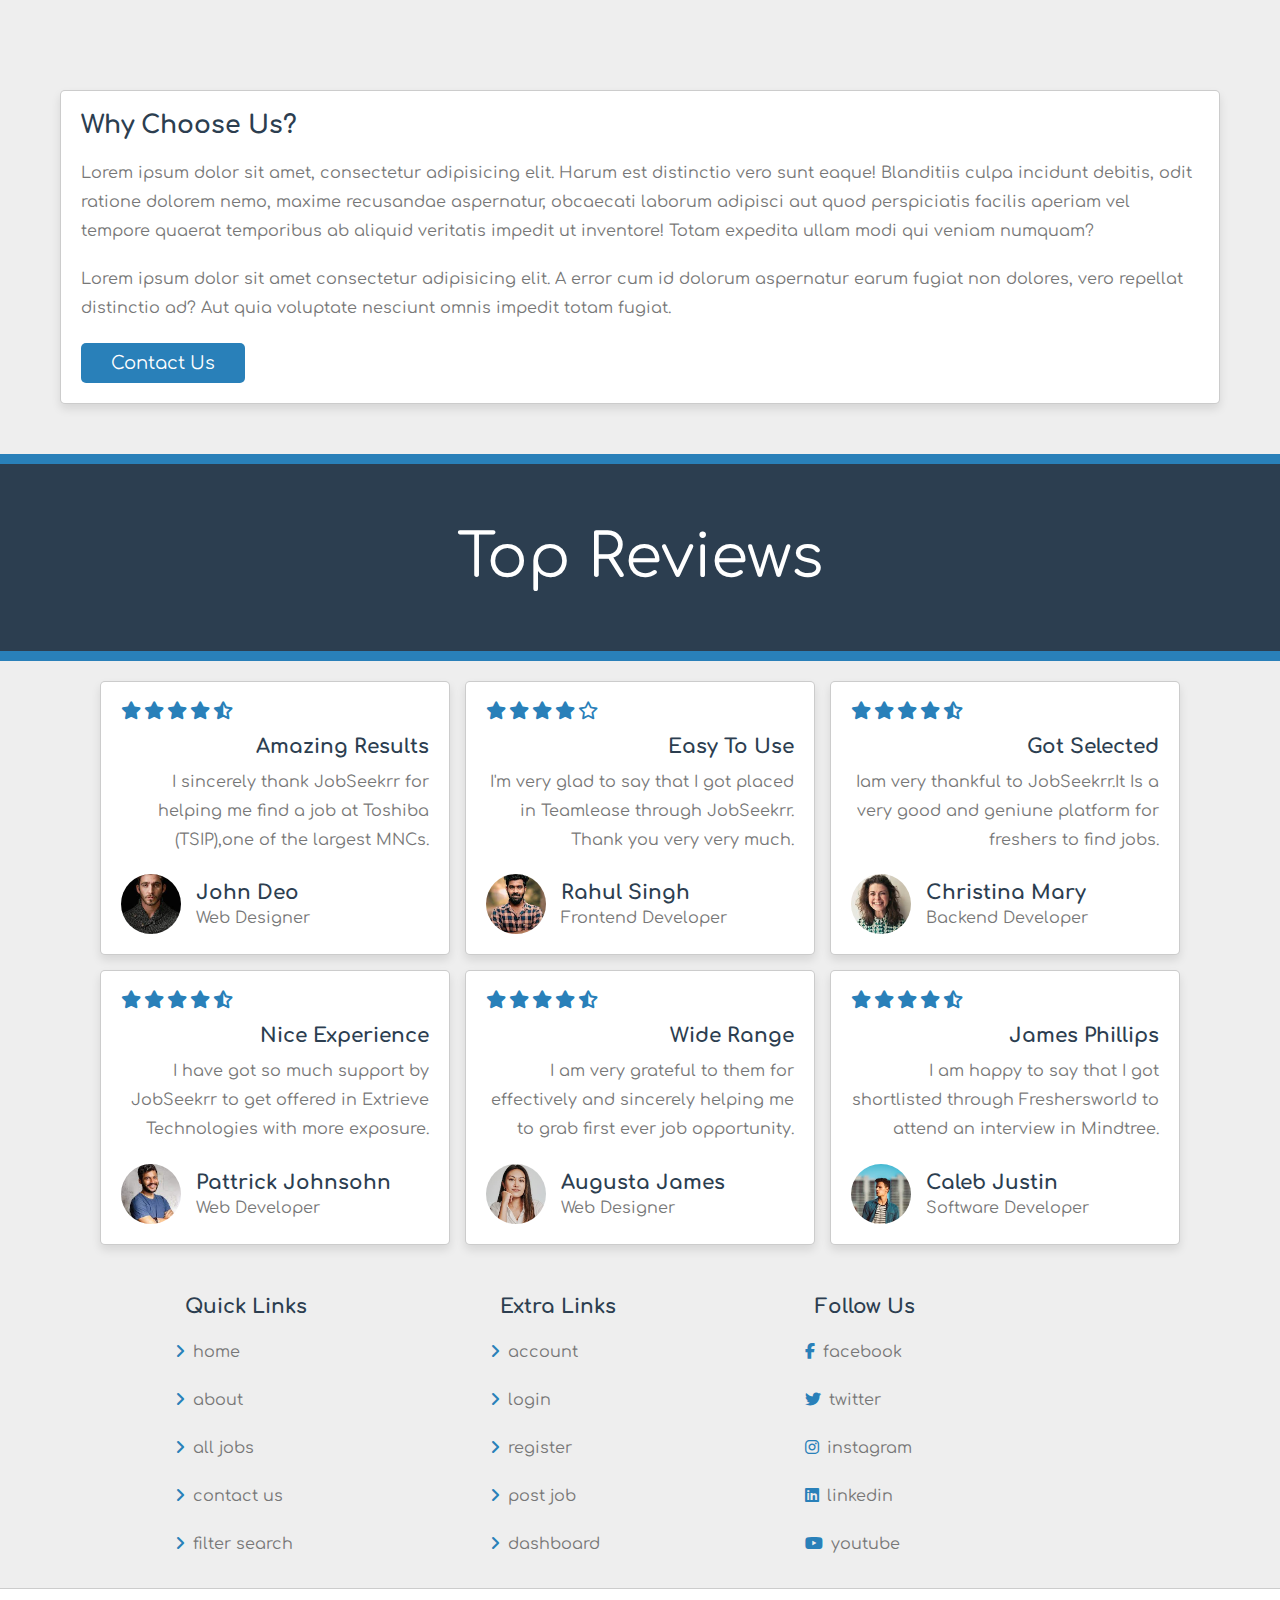
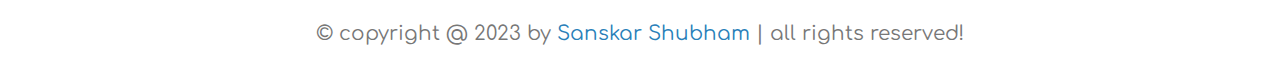
<file: home.html>
<!DOCTYPE html>
<html lang="en">
<head>
    <meta charset="UTF-8">
    <meta http-equiv="X-UA-Compatible" content="IE=edge">
    <meta name="viewport" content="width=device-width, initial-scale=1.0">
    <title>Home</title>

    <!-- custom css file link -->
    <link rel="stylesheet" href="css/styles.css">
</head>
<body>
    <!-- header section starts -->
    <header class="header">
        <section class="flex">
            <div id="menu-btn" class="fas fa-bars-staggered"></div>

            <a href="home.html" class="logo"><i class="fas fa-briefcase"></i>JobSeekrr.</a>
            <nav class="navbar">
                <a href="home.html">home</a>
                <a href="about.html">about</a>
                <a href="jobs.html">all jobs</a>
                <a href="contact.html">contact us</a>
                <a href="login.html">account</a>
            </nav>

            <a href="#" class="btn" style="margin-top: 0;">post job</a>
        </section>
    </header>
    <!-- header section ends -->

    <!-- home section starts -->
    <div class="home-container">
        <section class="home">
            <form action="" method="post">
                <h3>find your next job</h3>
                <p>job title <span>*</span></p>
                <input type="text" name="title" placeholder="keyword, category or company" required maxlength="40" class="input">
                <p>job location</p>
                <input type="text" name="location" placeholder="city, state or country" required maxlength="50" class="input">
                <input type="submit" value="search job" name="search" class="btn">
            </form>
        </section>
    </div>

    <!-- home section ends -->

    <!-- category section starts -->
    <section class="category">
        <h1 class="heading">job categories</h1>
        <div class="box-container">
            <a href="#" class="box">
                <i class="fas fa-code"></i>
                <div>
                    <h3>development</h3>
                    <span>2200 jobs</span>
                </div>
            </a>   
            <a href="#" class="box">
                <i class="fas fa-pen"></i>
                <div>
                    <h3>designer</h3>
                    <span>500 jobs</span>
                </div>
            </a>   
            <a href="#" class="box">
                <i class="fas fa-chalkboard-user"></i>
                <div>
                    <h3>teacher</h3>
                    <span>1500 jobs</span>
                </div>
            </a>   
            <a href="#" class="box">
                <i class="fas fa-bullhorn"></i>
                <div>
                    <h3>marketing</h3>
                    <span>1200 jobs</span>
                </div>
            </a>   
            <a href="#" class="box">
                <i class="fas fa-headset"></i>
                <div>
                    <h3>service</h3>
                    <span>3100 jobs</span>
                </div>
            </a>   
            <a href="#" class="box">
                <i class="fas fa-wrench"></i>
                <div>
                    <h3>engineer</h3>
                    <span>400 jobs</span>
                </div>
            </a>   
            <a href="#" class="box">
                <i class="fas fa-hand-holding-dollar"></i>
                <div>
                    <h3>finance</h3>
                    <span>1000 jobs</span>
                </div>
            </a>   
            <a href="#" class="box">
                <i class="fas fa-person-digging"></i>
                <div>
                    <h3>labour</h3>
                    <span>4000 jobs</span>
                </div>
            </a>   
        </div>
    </section>
    <!-- category section ends -->

    <!-- jobs section starts -->
    <section class="jobs-container">
        <h1 class="heading">latest jobs</h1>
        <div class="box-container">
            <div class="box">
                <div class="company">
                    <img src="images/persistent.png" alt="">
                    <div>
                        <h3>Persistent</h3>
                        <span>5 days ago</span>
                    </div>
                </div>
                <h3 class="job-title">backend developer</h3>
                <p class="location"><i class="fas fa-map-marker-alt"></i>
                <span>bangalore, india</span></p>
                <div class="tags">
                    <p><i class="fas fa-indian-rupee-sign"></i>
                    <span>35k - 45k</span></p>
                    <p><i class="fas fa-briefcase"></i><span>full time</span></p>
                    <p><i class="fas fa-clock"></i><span>day shift</span></p>
                </div>
                <div class="flex-btn">
                    <a href="view_job.html" class="btn">view details</a>
                    <button type="submit" class="far fa-heart"></button>
                </div>
            </div>
            <div class="box">
                <div class="company">
                    <img src="images/tcs.png" alt="">
                    <div>
                        <h3>tcs</h3>
                        <span>2 days ago</span>
                    </div>
                </div>
                <h3 class="job-title">software developer</h3>
                <p class="location"><i class="fas fa-map-marker-alt"></i>
                <span>gurgaon, india</span></p>
                <div class="tags">
                    <p><i class="fas fa-indian-rupee-sign"></i>
                    <span>27k - 29k</span></p>
                    <p><i class="fas fa-briefcase"></i><span>full time</span></p>
                    <p><i class="fas fa-clock"></i><span>flexible shifts</span></p>
                </div>
                <div class="flex-btn">
                    <a href="view_job.html" class="btn">view details</a>
                    <button type="submit" class="far fa-heart"></button>
                </div>
            </div>
            <div class="box">
                <div class="company">
                    <img src="images/wipro.png" alt="">
                    <div>
                        <h3>wipro</h3>
                        <span>posted today</span>
                    </div>
                </div>
                <h3 class="job-title">javaScript developer</h3>
                <p class="location"><i class="fas fa-map-marker-alt"></i>
                <span>online</span></p>
                <div class="tags">
                    <p><i class="fas fa-indian-rupee-sign"></i>
                    <span>15k - 18k</span></p>
                    <p><i class="fas fa-briefcase"></i><span>internship</span></p>
                    <p><i class="fas fa-clock"></i><span>night shift</span></p>
                </div>
                <div class="flex-btn">
                    <a href="view_job.html" class="btn">view details</a>
                    <button type="submit" class="far fa-heart"></button>
                </div>
            </div>
            <div class="box">
                <div class="company">
                    <img src="images/fujitsu.png" alt="">
                    <div>
                        <h3>fujitsu</h3>
                        <span>4 days ago</span>
                    </div>
                </div>
                <h3 class="job-title">senior web developer</h3>
                <p class="location"><i class="fas fa-map-marker-alt"></i>
                <span>pune, india</span></p>
                <div class="tags">
                    <p><i class="fas fa-indian-rupee-sign"></i>
                    <span>60k - 85k</span></p>
                    <p><i class="fas fa-briefcase"></i><span>full time</span></p>
                    <p><i class="fas fa-clock"></i><span>flexible shifts</span></p>
                </div>
                <div class="flex-btn">
                    <a href="view_job.html" class="btn">view details</a>
                    <button type="submit" class="far fa-heart"></button>
                </div>
            </div>
            <div class="box">
                <div class="company">
                    <img src="images/clover infotech.png" alt="">
                    <div>
                        <h3>clover infotech</h3>
                        <span>2 weeks ago</span>
                    </div>
                </div>
                <h3 class="job-title">frontend developer</h3>
                <p class="location"><i class="fas fa-map-marker-alt"></i>
                <span>hyderabad, india</span></p>
                <div class="tags">
                    <p><i class="fas fa-indian-rupee-sign"></i>
                    <span>35k - 45k</span></p>
                    <p><i class="fas fa-briefcase"></i><span>full time</span></p>
                    <p><i class="fas fa-clock"></i><span>day shift</span></p>
                </div>
                <div class="flex-btn">
                    <a href="view_job.html" class="btn">view details</a>
                    <button type="submit" class="far fa-heart"></button>
                </div>
            </div>
            <div class="box">
                <div class="company">
                    <img src="images/pure storage.png" alt="">
                    <div>
                        <h3>Pure storage</h3>
                        <span>1 week ago</span>
                    </div>
                </div>
                <h3 class="job-title">software developer</h3>
                <p class="location"><i class="fas fa-map-marker-alt"></i>
                <span>bangalore, india</span></p>
                <div class="tags">
                    <p><i class="fas fa-indian-rupee-sign"></i>
                    <span>50k - 55k</span></p>
                    <p><i class="fas fa-briefcase"></i><span>full time</span></p>
                    <p><i class="fas fa-clock"></i><span>day shift</span></p>
                </div>
                <div class="flex-btn">
                    <a href="view_job.html" class="btn">view details</a>
                    <button type="submit" class="far fa-heart"></button>
                </div>
            </div>
            <!-- <div class="box">
                <div class="company">
                    <img src="images/infosysnew.png" alt="">
                    <div>
                        <h3>Infosys</h3>
                        <span>7 days ago</span>
                    </div>
                </div>
                <h3 class="job-title">Web developer</h3>
                <p class="location"><i class="fas fa-map-marker-alt"></i>
                <span>Indore, india</span></p>
                <div class="tags">
                    <p><i class="fas fa-indian-rupee-sign"></i>
                    <span>30k - 35k</span></p>
                    <p><i class="fas fa-briefcase"></i><span>full time</span></p>
                    <p><i class="fas fa-clock"></i><span>day shift</span></p>
                </div>
                <div class="flex-btn">
                    <a href="view_job.html" class="btn">view details</a>
                    <button type="submit" class="far fa-heart"></button>
                </div>
            </div> -->
            <!-- <div class="box">
                <div class="company">
                    <img src="images/deloitte.jpeg" alt="">
                    <div>
                        <h3>Deloitte</h3>
                        <span>2 days ago</span>
                    </div>
                </div>
                <h3 class="job-title">Software Analyst</h3>
                <p class="location"><i class="fas fa-map-marker-alt"></i>
                <span>Mumbai, india</span></p>
                <div class="tags">
                    <p><i class="fas fa-indian-rupee-sign"></i>
                    <span>70k - 85k</span></p>
                    <p><i class="fas fa-briefcase"></i><span>full time</span></p>
                    <p><i class="fas fa-clock"></i><span>day shift</span></p>
                </div>
                <div class="flex-btn">
                    <a href="view_job.html" class="btn">view details</a>
                    <button type="submit" class="far fa-heart"></button>
                </div>
            </div> -->
        </div>  
        <div style="text-align: center; margin-top: 4rem;">
            <a href="jobs.html" class="btn">view all</a>
        </div>
    </section>
    <!-- jobs section ends -->

    <!-- about us section starts -->

    <div class="section-title">about us</div>
    
    <section class="about">
        <img src="images/aboutus3.png" alt="">
        <div class="box">
            <h3>why choose us?</h3>
            <p>Lorem ipsum dolor sit amet, consectetur adipisicing elit. Harum est distinctio vero sunt eaque! Blanditiis culpa incidunt debitis, odit ratione dolorem nemo, maxime recusandae aspernatur, obcaecati laborum adipisci aut quod perspiciatis facilis aperiam vel tempore quaerat temporibus ab aliquid veritatis impedit ut inventore! Totam expedita ullam modi qui veniam numquam?</p>
            <p>Lorem ipsum dolor sit amet consectetur adipisicing elit. A error cum id dolorum aspernatur earum fugiat non dolores, vero repellat distinctio ad? Aut quia voluptate nesciunt omnis impedit totam fugiat.</p>
            
            <a href="contact.html" class="btn">contact us</a>
        </div>
    </section>

    <!-- about us section ends -->


    <!-- reviews section starts -->

    <div class="section-title">top reviews</div>
    <section class="reviews">
        <div class="box-container">
            <div class="box">
                <div class="stars">
                    <i class="fas fa-star"></i>
                    <i class="fas fa-star"></i>
                    <i class="fas fa-star"></i>
                    <i class="fas fa-star"></i>
                    <i class="fas fa-star-half-alt"></i>
                </div>
                <h3 class="title">amazing results</h3>
                <p>I sincerely thank JobSeekrr for helping me find a job at Toshiba (TSIP),one of the largest MNCs.</p>
                <div class="user">
                    <img src="images/pic-1.jpeg" alt="">
                    <div>
                        <h3>john deo</h3>
                        <span>web designer</span>
                    </div>
                </div>
            </div>
            <div class="box">
                <div class="stars">
                    <i class="fas fa-star"></i>
                    <i class="fas fa-star"></i>
                    <i class="fas fa-star"></i>
                    <i class="fas fa-star"></i>
                    <i class="far fa-star"></i>
                </div>
                <h3 class="title">easy to use</h3>
                <p>I'm very glad to say that I got placed in Teamlease through JobSeekrr. Thank you very very much.</p>
                <div class="user">
                    <img src="images/pic-2.jpeg" alt="">
                    <div>
                        <h3>Rahul Singh</h3>
                        <span>frontend developer</span>
                    </div>
                </div>
            </div>
            <div class="box">
                <div class="stars">
                    <i class="fas fa-star"></i>
                    <i class="fas fa-star"></i>
                    <i class="fas fa-star"></i>
                    <i class="fas fa-star"></i>
                    <i class="fas fa-star-half-alt"></i>
                </div>
                <h3 class="title">got selected</h3>
                <p>Iam very thankful to JobSeekrr.It Is a very good and geniune platform for freshers to find jobs.</p>
                <div class="user">
                    <img src="images/pic-3.jpeg" alt="">
                    <div>
                        <h3>Christina Mary</h3>
                        <span>Backend Developer</span>
                    </div>
                </div>
            </div>
            <div class="box">
                <div class="stars">
                    <i class="fas fa-star"></i>
                    <i class="fas fa-star"></i>
                    <i class="fas fa-star"></i>
                    <i class="fas fa-star"></i>
                    <i class="fas fa-star-half-alt"></i>
                </div>
                <h3 class="title">nice experience</h3>
                <p>I have got so much support by JobSeekrr to get offered in Extrieve Technologies with more exposure.</p>
                <div class="user">
                    <img src="images/pic-4.jpeg" alt="">
                    <div>
                        <h3>Pattrick Johnsohn</h3>
                        <span>web developer</span>
                    </div>
                </div>
            </div>
            <div class="box">
                <div class="stars">
                    <i class="fas fa-star"></i>
                    <i class="fas fa-star"></i>
                    <i class="fas fa-star"></i>
                    <i class="fas fa-star"></i>
                    <i class="fas fa-star-half-alt"></i>
                </div>
                <h3 class="title">wide range</h3>
                <p>I am very grateful to them for effectively and sincerely helping me to grab first ever job opportunity.</p>
                <div class="user">
                    <img src="images/pic-5.jpeg" alt="">
                    <div>
                        <h3>Augusta James</h3>
                        <span>web designer</span>
                    </div>
                </div>
            </div>
            <div class="box">
                <div class="stars">
                    <i class="fas fa-star"></i>
                    <i class="fas fa-star"></i>
                    <i class="fas fa-star"></i>
                    <i class="fas fa-star"></i>
                    <i class="fas fa-star-half-alt"></i>
                </div>
                <h3 class="title">James Phillips</h3>
                <p>I am happy to say that I got shortlisted through Freshersworld to attend an interview in Mindtree.</p>
                <div class="user">
                    <img src="images/pic-6.jpeg" alt="">
                    <div>
                        <h3>Caleb Justin</h3>
                        <span>Software developer</span>
                    </div>
                </div>
            </div>
        </div>
    </section>

    <!-- reviews section ends -->

    <!-- footer section starts -->
    <footer class="footer">
        <section class="grid">
            <div class="box">
                <h3>quick links</h3>
                <a href="home.html"><i class="fas fa-angle-right"></i>home</a>
                <a href="about.html"><i class="fas fa-angle-right"></i>about</a>
                <a href="jobs.html"><i class="fas fa-angle-right"></i>all jobs</a>
                <a href="contact.html"><i class="fas fa-angle-right"></i>contact us</a>
                <a href="#"><i class="fas fa-angle-right"></i>filter search</a>
            </div>
            <div class="box">
                <h3>extra links</h3>
                <a href="#"><i class="fas fa-angle-right"></i>account</a>
                <a href="login.html"><i class="fas fa-angle-right"></i>login</a>
                <a href="register.html"><i class="fas fa-angle-right"></i>register</a>
                <a href="#"><i class="fas fa-angle-right"></i>post job</a>
                <a href="#"><i class="fas fa-angle-right"></i>dashboard</a>
            </div>
            <div class="box">
                <h3>follow us</h3>
                <a href="#"><i class="fab fa-facebook-f"></i>facebook</a>
                <a href="#"><i class="fab fa-twitter"></i>twitter</a>
                <a href="#"><i class="fab fa-instagram"></i>instagram</a>
                <a href="#"><i class="fab fa-linkedin"></i>linkedin</a>
                <a href="#"><i class="fab fa-youtube"></i>youtube</a>
            </div>
        </section>
        <div class="credit">&copy; copyright @ 2023 by <span>Sanskar Shubham</span> | all rights reserved!</div>
    </footer>
    <!-- footer section ends -->



    <!-- custom js file link -->
    <script src="js/script.js"></script>
</body>
</html>
</file>
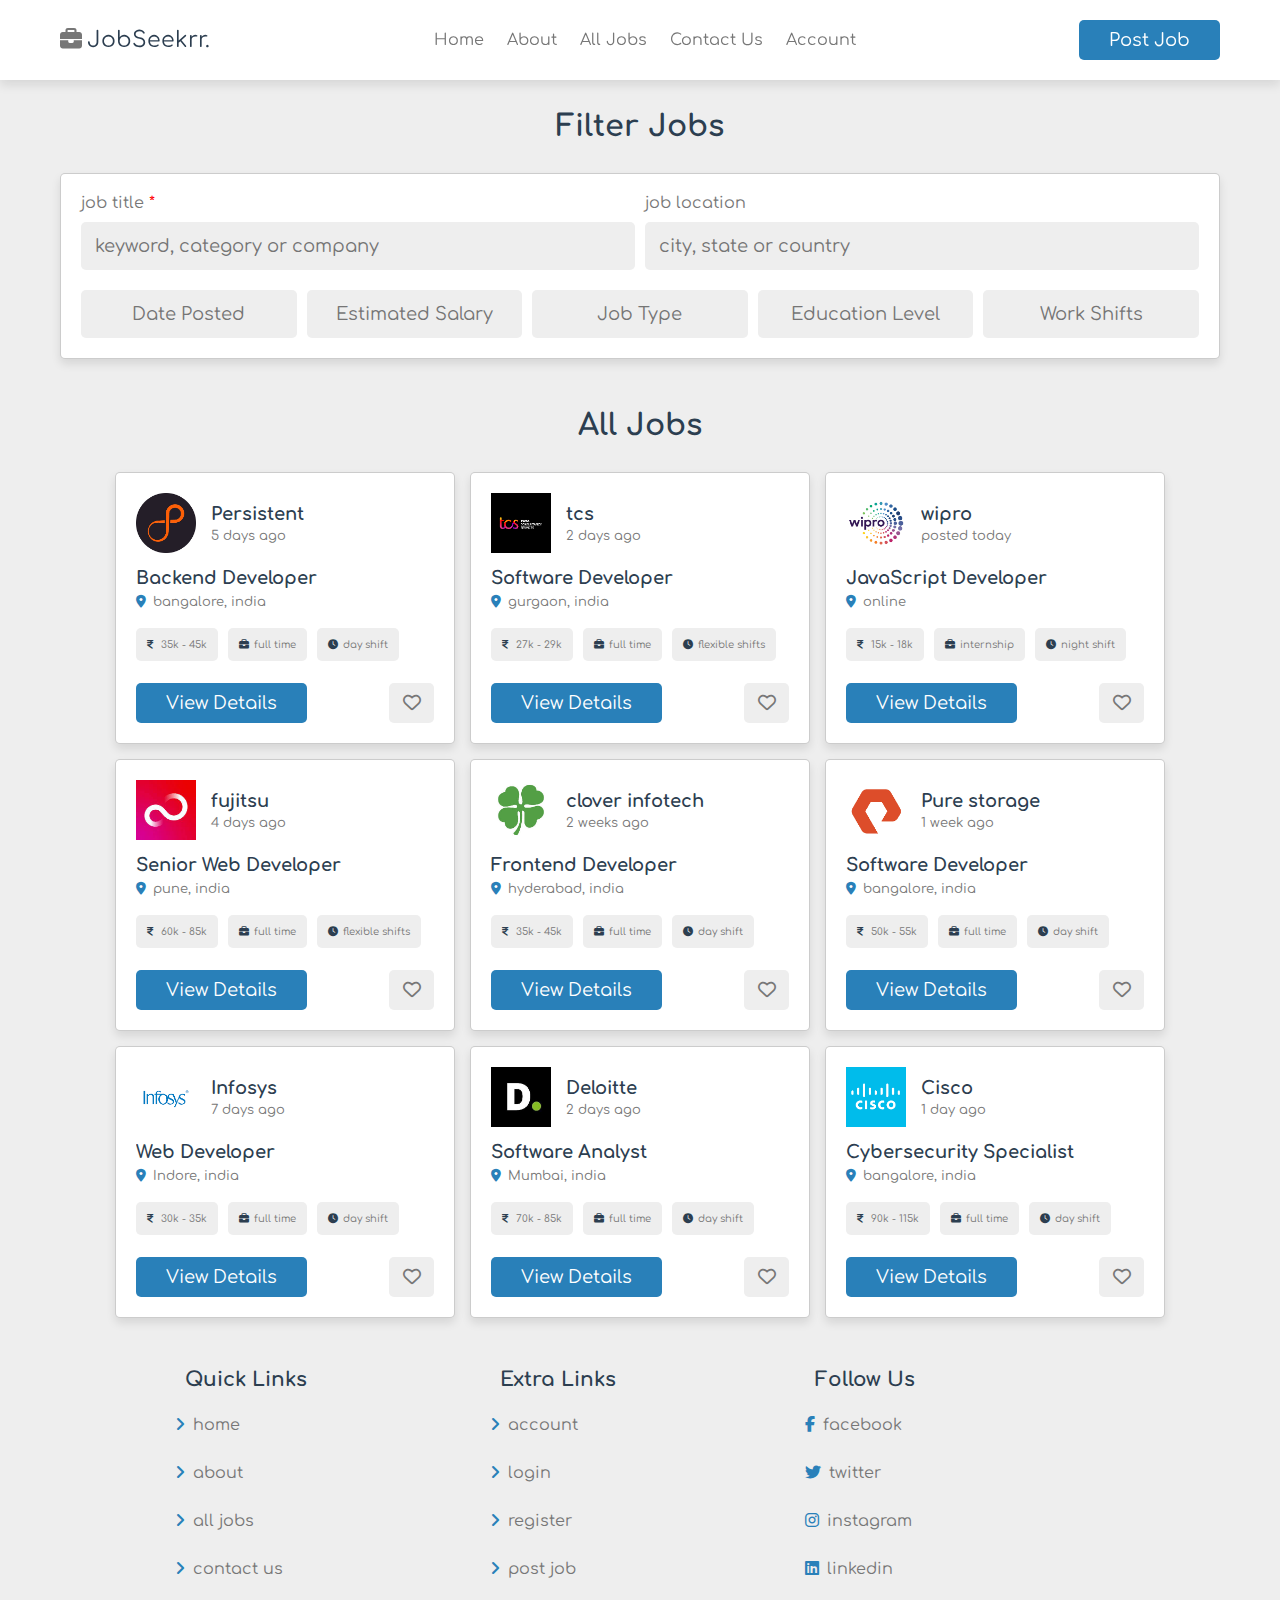
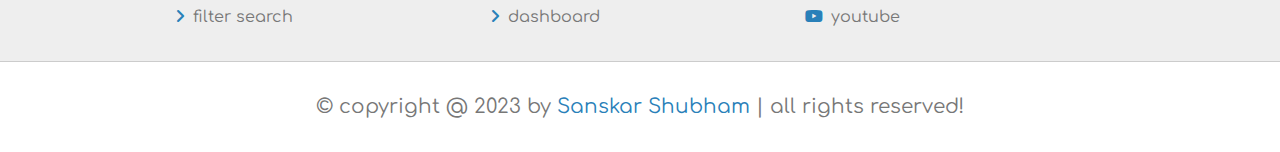
<file: jobs.html>
<!DOCTYPE html>
<html lang="en">
<head>
    <meta charset="UTF-8">
    <meta http-equiv="X-UA-Compatible" content="IE=edge">
    <meta name="viewport" content="width=device-width, initial-scale=1.0">
    <title>All Jobs</title>

    <!-- custom css file link -->
    <link rel="stylesheet" href="css/styles.css">
</head>
<body>
    <!-- header section starts -->
    <header class="header">
        <section class="flex">
            <div id="menu-btn" class="fas fa-bars-staggered"></div>

            <a href="index.html" class="logo"><i class="fas fa-briefcase"></i>JobSeekrr.</a>
            <nav class="navbar">
                <a href="index.html">home</a>
                <a href="about.html">about</a>
                <a href="jobs.html">all jobs</a>
                <a href="contact.html">contact us</a>
                <a href="login.html">account</a>
            </nav>

            <a href="#" class="btn" style="margin-top: 0;">post job</a>
        </section>
    </header>
    <!-- header section ends -->

    <!-- job filter section starts -->

    <section class="job-filter">
        
        <h1 class="heading">filter jobs</h1>

        <form action="" method="post">

            <div class="flex">
                <div class="box">
                    <p>job title <span>*</span></p>
                    <input type="text" name="title" placeholder="keyword, category or company" required maxlength="40" class="input">
                </div>
                <div class="box">
                    <p>job location</p>
                    <input type="text" name="location" placeholder="city, state or country" required maxlength="50" class="input">
                </div>
            </div>
            <div class="dropdown-container">
                <div class="dropdown">
                    <input type="text" readonly placeholder="date posted" name="date" maxlength="20" class="output">
                    <div class="lists">
                        <p class="items">today</p>
                        <p class="items">3 days ago</p>
                        <p class="items">7 days ago</p>
                        <p class="items">10 days ago</p>
                        <p class="items">15 days ago</p>
                        <p class="items">30 days ago</p>
                    </div>
                </div>
                <div class="dropdown">
                    <input type="text" readonly placeholder="estimated salary" name="date" maxlength="20" class="output">
                    <div class="lists">
                        <p class="items">1k or less</p>
                        <p class="items">1k - 5k</p>
                        <p class="items">5k - 10k</p>
                        <p class="items">10k - 20k</p>
                        <p class="items">20k - 30k</p>
                        <p class="items">30k - 40k</p>
                        <p class="items">40k - 50k</p>
                        <p class="items">50k - 1lakh</p>
                        <p class="items">1lakh - 2.5lakh</p>
                        <p class="items">Above 2.5 lakh</p>
                    </div>
                </div>
                <div class="dropdown">
                    <input type="text" readonly placeholder="job type" name="date" maxlength="20" class="output">
                    <div class="lists">
                        <p class="items">full-time</p>
                        <p class="items">part-time</p>
                        <p class="items">internship</p>
                        <p class="items">contract</p>
                        <p class="items">temporary</p>
                        <p class="items">fresher</p>
                    </div>
                </div>
                <div class="dropdown">
                    <input type="text" readonly placeholder="education level" name="date" maxlength="20" class="output">
                    <div class="lists">
                        <p class="items">10th pass</p>
                        <p class="items">12th pass</p>
                        <p class="items">bachelor's degree</p>
                        <p class="items">master's degree</p>
                        <p class="items">diploma</p>
                    </div>
                </div>
                <div class="dropdown">
                    <input type="text" readonly placeholder="work shifts" name="date" maxlength="20" class="output">
                    <div class="lists">
                        <p class="items">day shift</p>
                        <p class="items">night shift</p>
                        <p class="items">flexible shift</p>
                        <p class="items">fixed shift</p>
                    </div>
                </div>
            </div>
        </form>

    </section>

    <!-- job filter section ends -->

    <!-- all jobs section starts -->

    <section class="jobs-container">
        <h1 class="heading">all jobs</h1>
        <div class="box-container">
            <div class="box">
                <div class="company">
                    <img src="images/persistent.png" alt="">
                    <div>
                        <h3>Persistent</h3>
                        <span>5 days ago</span>
                    </div>
                </div>
                <h3 class="job-title">backend developer</h3>
                <p class="location"><i class="fas fa-map-marker-alt"></i>
                <span>bangalore, india</span></p>
                <div class="tags">
                    <p><i class="fas fa-indian-rupee-sign"></i>
                    <span>35k - 45k</span></p>
                    <p><i class="fas fa-briefcase"></i><span>full time</span></p>
                    <p><i class="fas fa-clock"></i><span>day shift</span></p>
                </div>
                <div class="flex-btn">
                    <a href="view_job.html" class="btn">view details</a>
                    <button type="submit" class="far fa-heart"></button>
                </div>
            </div>
            <div class="box">
                <div class="company">
                    <img src="images/tcs.png" alt="">
                    <div>
                        <h3>tcs</h3>
                        <span>2 days ago</span>
                    </div>
                </div>
                <h3 class="job-title">software developer</h3>
                <p class="location"><i class="fas fa-map-marker-alt"></i>
                <span>gurgaon, india</span></p>
                <div class="tags">
                    <p><i class="fas fa-indian-rupee-sign"></i>
                    <span>27k - 29k</span></p>
                    <p><i class="fas fa-briefcase"></i><span>full time</span></p>
                    <p><i class="fas fa-clock"></i><span>flexible shifts</span></p>
                </div>
                <div class="flex-btn">
                    <a href="view_job.html" class="btn">view details</a>
                    <button type="submit" class="far fa-heart"></button>
                </div>
            </div>
            <div class="box">
                <div class="company">
                    <img src="images/wipro.png" alt="">
                    <div>
                        <h3>wipro</h3>
                        <span>posted today</span>
                    </div>
                </div>
                <h3 class="job-title">javaScript developer</h3>
                <p class="location"><i class="fas fa-map-marker-alt"></i>
                <span>online</span></p>
                <div class="tags">
                    <p><i class="fas fa-indian-rupee-sign"></i>
                    <span>15k - 18k</span></p>
                    <p><i class="fas fa-briefcase"></i><span>internship</span></p>
                    <p><i class="fas fa-clock"></i><span>night shift</span></p>
                </div>
                <div class="flex-btn">
                    <a href="view_job.html" class="btn">view details</a>
                    <button type="submit" class="far fa-heart"></button>
                </div>
            </div>
            <div class="box">
                <div class="company">
                    <img src="images/fujitsu.png" alt="">
                    <div>
                        <h3>fujitsu</h3>
                        <span>4 days ago</span>
                    </div>
                </div>
                <h3 class="job-title">senior web developer</h3>
                <p class="location"><i class="fas fa-map-marker-alt"></i>
                <span>pune, india</span></p>
                <div class="tags">
                    <p><i class="fas fa-indian-rupee-sign"></i>
                    <span>60k - 85k</span></p>
                    <p><i class="fas fa-briefcase"></i><span>full time</span></p>
                    <p><i class="fas fa-clock"></i><span>flexible shifts</span></p>
                </div>
                <div class="flex-btn">
                    <a href="view_job.html" class="btn">view details</a>
                    <button type="submit" class="far fa-heart"></button>
                </div>
            </div>
            <div class="box">
                <div class="company">
                    <img src="images/clover infotech.png" alt="">
                    <div>
                        <h3>clover infotech</h3>
                        <span>2 weeks ago</span>
                    </div>
                </div>
                <h3 class="job-title">frontend developer</h3>
                <p class="location"><i class="fas fa-map-marker-alt"></i>
                <span>hyderabad, india</span></p>
                <div class="tags">
                    <p><i class="fas fa-indian-rupee-sign"></i>
                    <span>35k - 45k</span></p>
                    <p><i class="fas fa-briefcase"></i><span>full time</span></p>
                    <p><i class="fas fa-clock"></i><span>day shift</span></p>
                </div>
                <div class="flex-btn">
                    <a href="view_job.html" class="btn">view details</a>
                    <button type="submit" class="far fa-heart"></button>
                </div>
            </div>
            <div class="box">
                <div class="company">
                    <img src="images/pure storage.png" alt="">
                    <div>
                        <h3>Pure storage</h3>
                        <span>1 week ago</span>
                    </div>
                </div>
                <h3 class="job-title">software developer</h3>
                <p class="location"><i class="fas fa-map-marker-alt"></i>
                <span>bangalore, india</span></p>
                <div class="tags">
                    <p><i class="fas fa-indian-rupee-sign"></i>
                    <span>50k - 55k</span></p>
                    <p><i class="fas fa-briefcase"></i><span>full time</span></p>
                    <p><i class="fas fa-clock"></i><span>day shift</span></p>
                </div>
                <div class="flex-btn">
                    <a href="view_job.html" class="btn">view details</a>
                    <button type="submit" class="far fa-heart"></button>
                </div>
            </div>
            <div class="box">
                <div class="company">
                    <img src="images/infosysnew.png" alt="">
                    <div>
                        <h3>Infosys</h3>
                        <span>7 days ago</span>
                    </div>
                </div>
                <h3 class="job-title">Web developer</h3>
                <p class="location"><i class="fas fa-map-marker-alt"></i>
                <span>Indore, india</span></p>
                <div class="tags">
                    <p><i class="fas fa-indian-rupee-sign"></i>
                    <span>30k - 35k</span></p>
                    <p><i class="fas fa-briefcase"></i><span>full time</span></p>
                    <p><i class="fas fa-clock"></i><span>day shift</span></p>
                </div>
                <div class="flex-btn">
                    <a href="view_job.html" class="btn">view details</a>
                    <button type="submit" class="far fa-heart"></button>
                </div>
            </div>
            <div class="box">
                <div class="company">
                    <img src="images/deloitte.jpeg" alt="">
                    <div>
                        <h3>Deloitte</h3>
                        <span>2 days ago</span>
                    </div>
                </div>
                <h3 class="job-title">Software Analyst</h3>
                <p class="location"><i class="fas fa-map-marker-alt"></i>
                <span>Mumbai, india</span></p>
                <div class="tags">
                    <p><i class="fas fa-indian-rupee-sign"></i>
                    <span>70k - 85k</span></p>
                    <p><i class="fas fa-briefcase"></i><span>full time</span></p>
                    <p><i class="fas fa-clock"></i><span>day shift</span></p>
                </div>
                <div class="flex-btn">
                    <a href="view_job.html" class="btn">view details</a>
                    <button type="submit" class="far fa-heart"></button>
                </div>
            </div>
            <div class="box">
                <div class="company">
                    <img src="images/cisco.png" alt="">
                    <div>
                        <h3>Cisco</h3>
                        <span>1 day ago</span>
                    </div>
                </div>
                <h3 class="job-title">Cybersecurity Specialist</h3>
                <p class="location"><i class="fas fa-map-marker-alt"></i>
                <span>bangalore, india</span></p>
                <div class="tags">
                    <p><i class="fas fa-indian-rupee-sign"></i>
                    <span>90k - 115k</span></p>
                    <p><i class="fas fa-briefcase"></i><span>full time</span></p>
                    <p><i class="fas fa-clock"></i><span>day shift</span></p>
                </div>
                <div class="flex-btn">
                    <a href="view_job.html" class="btn">view details</a>
                    <button type="submit" class="far fa-heart"></button>
                </div>
            </div>
        </div>  

    </section>


    <!-- all jobs section ends -->






    <!-- footer section starts -->
    <footer class="footer">
        <section class="grid">
            <div class="box">
                <h3>quick links</h3>
                <a href="index.html"><i class="fas fa-angle-right"></i>home</a>
                <a href="about.html"><i class="fas fa-angle-right"></i>about</a>
                <a href="jobs.html"><i class="fas fa-angle-right"></i>all jobs</a>
                <a href="contact.html"><i class="fas fa-angle-right"></i>contact us</a>
                <a href="#"><i class="fas fa-angle-right"></i>filter search</a>
            </div>
            <div class="box">
                <h3>extra links</h3>
                <a href="#"><i class="fas fa-angle-right"></i>account</a>
                <a href="login.html"><i class="fas fa-angle-right"></i>login</a>
                <a href="register.html"><i class="fas fa-angle-right"></i>register</a>
                <a href="#"><i class="fas fa-angle-right"></i>post job</a>
                <a href="#"><i class="fas fa-angle-right"></i>dashboard</a>
            </div>
            <div class="box">
                <h3>follow us</h3>
                <a href="#"><i class="fab fa-facebook-f"></i>facebook</a>
                <a href="#"><i class="fab fa-twitter"></i>twitter</a>
                <a href="#"><i class="fab fa-instagram"></i>instagram</a>
                <a href="#"><i class="fab fa-linkedin"></i>linkedin</a>
                <a href="#"><i class="fab fa-youtube"></i>youtube</a>
            </div>
        </section>
        <div class="credit">&copy; copyright @ 2023 by <span>Sanskar Shubham</span> | all rights reserved!</div>
    </footer>
    <!-- footer section ends -->



    <!-- custom js file link -->
    <script src="js/script.js"></script>

    <script>
        
        let dropdown_items = document.querySelectorAll('.job-filter form .dropdown-container .dropdown .lists .items');
        
        dropdown_items.forEach(items =>{
            items.onclick = () => {
                items_parent = items.parentElement.parentElement;
                let output = items_parent.querySelector('.output');
                output.value = items.innerText;
            }
        });

    </script>

</body>
</html>
</file>
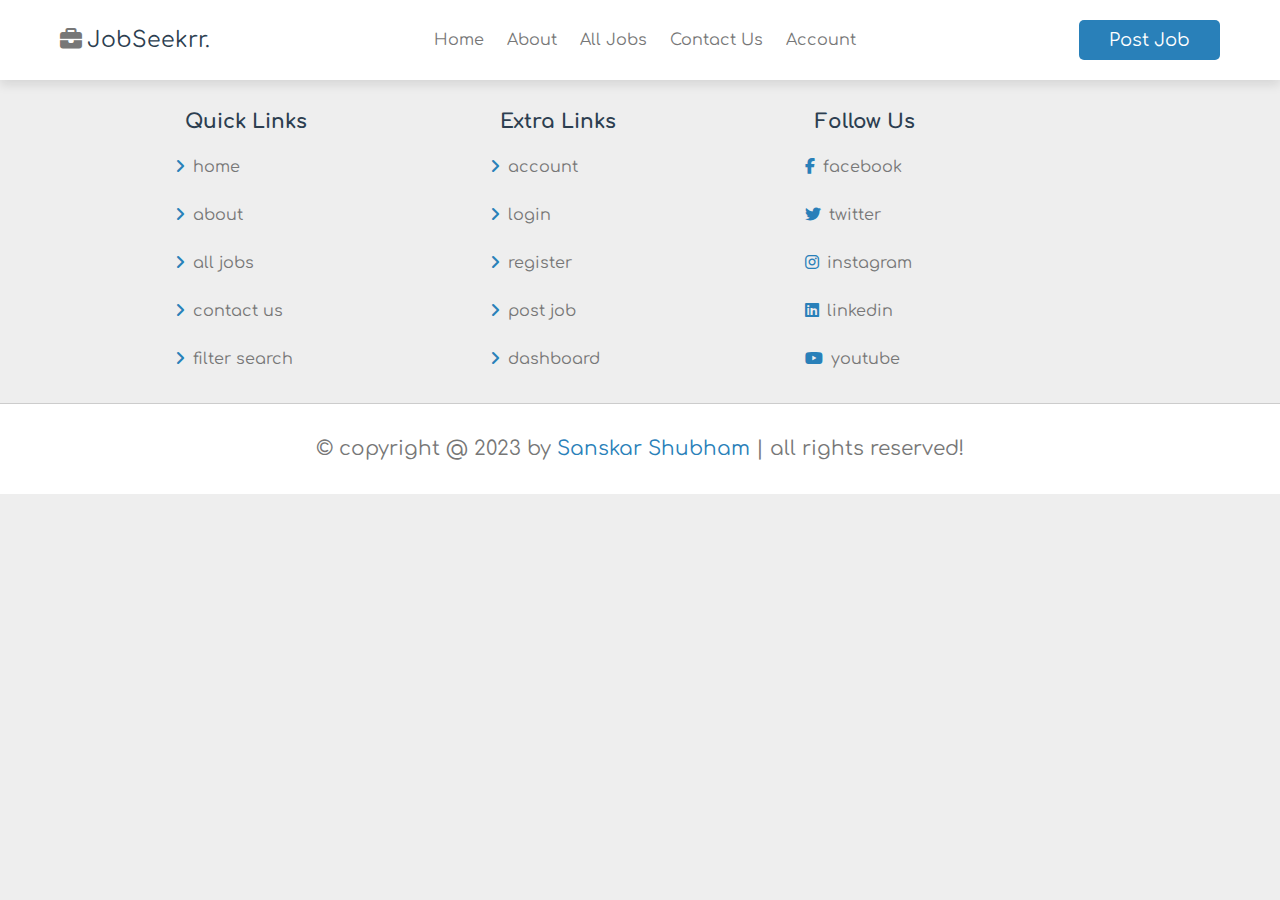
<file: login.html>
<!DOCTYPE html>
<html lang="en">
<head>
    <meta charset="UTF-8">
    <meta http-equiv="X-UA-Compatible" content="IE=edge">
    <meta name="viewport" content="width=device-width, initial-scale=1.0">
    <title>Login</title>

    <!-- custom css file link -->
    <link rel="stylesheet" href="css/styles.css">
</head>
<body>
    <!-- header section starts -->
    <header class="header">
        <section class="flex">
            <div id="menu-btn" class="fas fa-bars-staggered"></div>

            <a href="index.html" class="logo"><i class="fas fa-briefcase"></i>JobSeekrr.</a>
            <nav class="navbar">
                <a href="index.html">home</a>
                <a href="about.html">about</a>
                <a href="jobs.html">all jobs</a>
                <a href="contact.html">contact us</a>
                <a href="login.html">account</a>
            </nav>

            <a href="#" class="btn" style="margin-top: 0;">post job</a>
        </section>
    </header>
    <!-- header section ends -->








    <!-- footer section starts -->
    <footer class="footer">
        <section class="grid">
            <div class="box">
                <h3>quick links</h3>
                <a href="index.html"><i class="fas fa-angle-right"></i>home</a>
                <a href="about.html"><i class="fas fa-angle-right"></i>about</a>
                <a href="jobs.html"><i class="fas fa-angle-right"></i>all jobs</a>
                <a href="contact.html"><i class="fas fa-angle-right"></i>contact us</a>
                <a href="#"><i class="fas fa-angle-right"></i>filter search</a>
            </div>
            <div class="box">
                <h3>extra links</h3>
                <a href="#"><i class="fas fa-angle-right"></i>account</a>
                <a href="login.html"><i class="fas fa-angle-right"></i>login</a>
                <a href="register.html"><i class="fas fa-angle-right"></i>register</a>
                <a href="#"><i class="fas fa-angle-right"></i>post job</a>
                <a href="#"><i class="fas fa-angle-right"></i>dashboard</a>
            </div>
            <div class="box">
                <h3>follow us</h3>
                <a href="#"><i class="fab fa-facebook-f"></i>facebook</a>
                <a href="#"><i class="fab fa-twitter"></i>twitter</a>
                <a href="#"><i class="fab fa-instagram"></i>instagram</a>
                <a href="#"><i class="fab fa-linkedin"></i>linkedin</a>
                <a href="#"><i class="fab fa-youtube"></i>youtube</a>
            </div>
        </section>
        <div class="credit">&copy; copyright @ 2023 by <span>Sanskar Shubham</span> | all rights reserved!</div>
    </footer>
    <!-- footer section ends -->



    <!-- custom js file link -->
    <script src="js/script.js"></script>
</body>
</html>
</file>
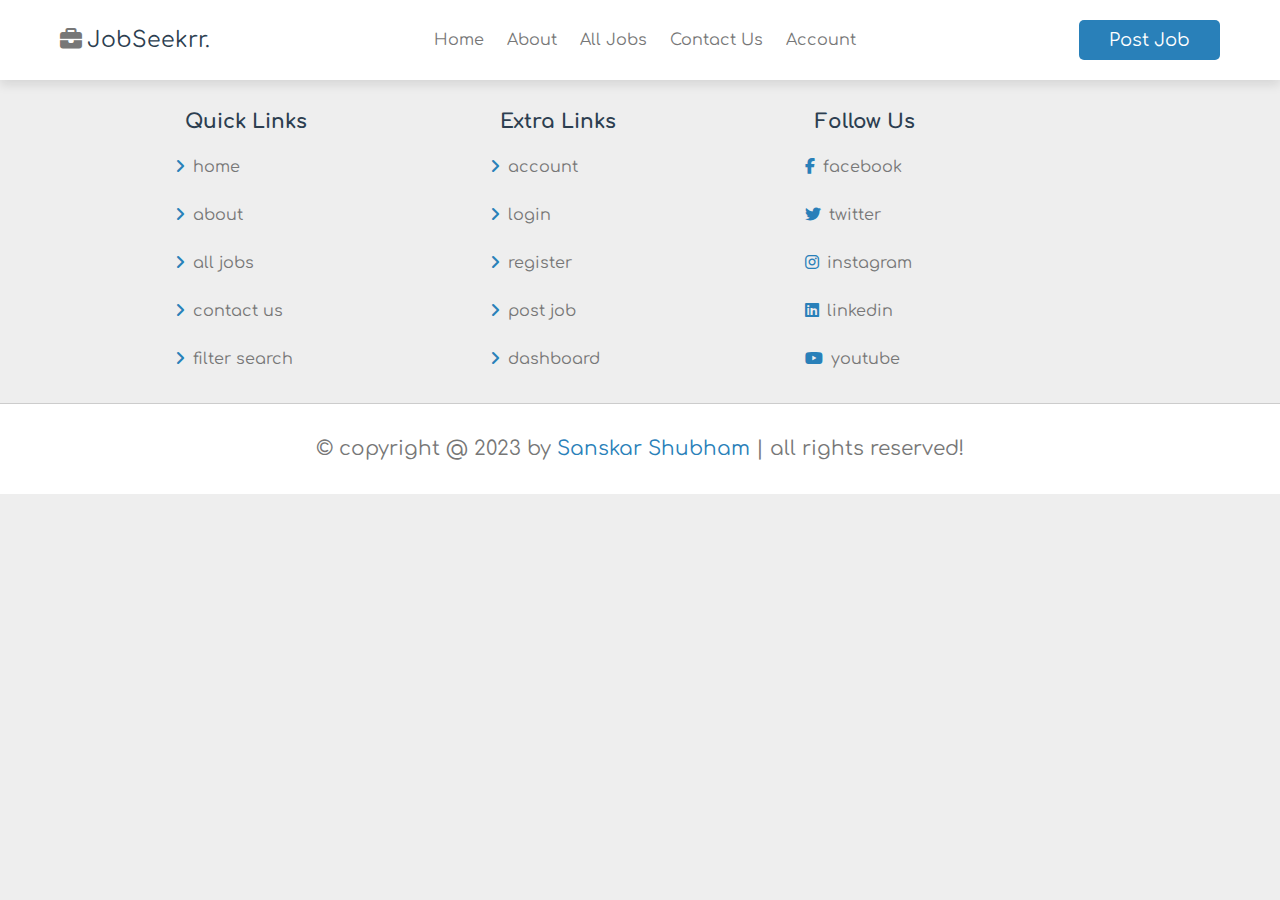
<file: register.html>
<!DOCTYPE html>
<html lang="en">
<head>
    <meta charset="UTF-8">
    <meta http-equiv="X-UA-Compatible" content="IE=edge">
    <meta name="viewport" content="width=device-width, initial-scale=1.0">
    <title>Register</title>

    <!-- custom css file link -->
    <link rel="stylesheet" href="css/styles.css">
</head>
<body>
    <!-- header section starts -->
    <header class="header">
        <section class="flex">
            <div id="menu-btn" class="fas fa-bars-staggered"></div>

            <a href="index.html" class="logo"><i class="fas fa-briefcase"></i>JobSeekrr.</a>
            <nav class="navbar">
                <a href="index.html">home</a>
                <a href="about.html">about</a>
                <a href="jobs.html">all jobs</a>
                <a href="contact.html">contact us</a>
                <a href="login.html">account</a>
            </nav>

            <a href="#" class="btn" style="margin-top: 0;">post job</a>
        </section>
    </header>
    <!-- header section ends -->








    <!-- footer section starts -->
    <footer class="footer">
        <section class="grid">
            <div class="box">
                <h3>quick links</h3>
                <a href="index.html"><i class="fas fa-angle-right"></i>home</a>
                <a href="about.html"><i class="fas fa-angle-right"></i>about</a>
                <a href="jobs.html"><i class="fas fa-angle-right"></i>all jobs</a>
                <a href="contact.html"><i class="fas fa-angle-right"></i>contact us</a>
                <a href="#"><i class="fas fa-angle-right"></i>filter search</a>
            </div>
            <div class="box">
                <h3>extra links</h3>
                <a href="#"><i class="fas fa-angle-right"></i>account</a>
                <a href="login.html"><i class="fas fa-angle-right"></i>login</a>
                <a href="register.html"><i class="fas fa-angle-right"></i>register</a>
                <a href="#"><i class="fas fa-angle-right"></i>post job</a>
                <a href="#"><i class="fas fa-angle-right"></i>dashboard</a>
            </div>
            <div class="box">
                <h3>follow us</h3>
                <a href="#"><i class="fab fa-facebook-f"></i>facebook</a>
                <a href="#"><i class="fab fa-twitter"></i>twitter</a>
                <a href="#"><i class="fab fa-instagram"></i>instagram</a>
                <a href="#"><i class="fab fa-linkedin"></i>linkedin</a>
                <a href="#"><i class="fab fa-youtube"></i>youtube</a>
            </div>
        </section>
        <div class="credit">&copy; copyright @ 2023 by <span>Sanskar Shubham</span> | all rights reserved!</div>
    </footer>
    <!-- footer section ends -->



    <!-- custom js file link -->
    <script src="js/script.js"></script>
</body>
</html>
</file>
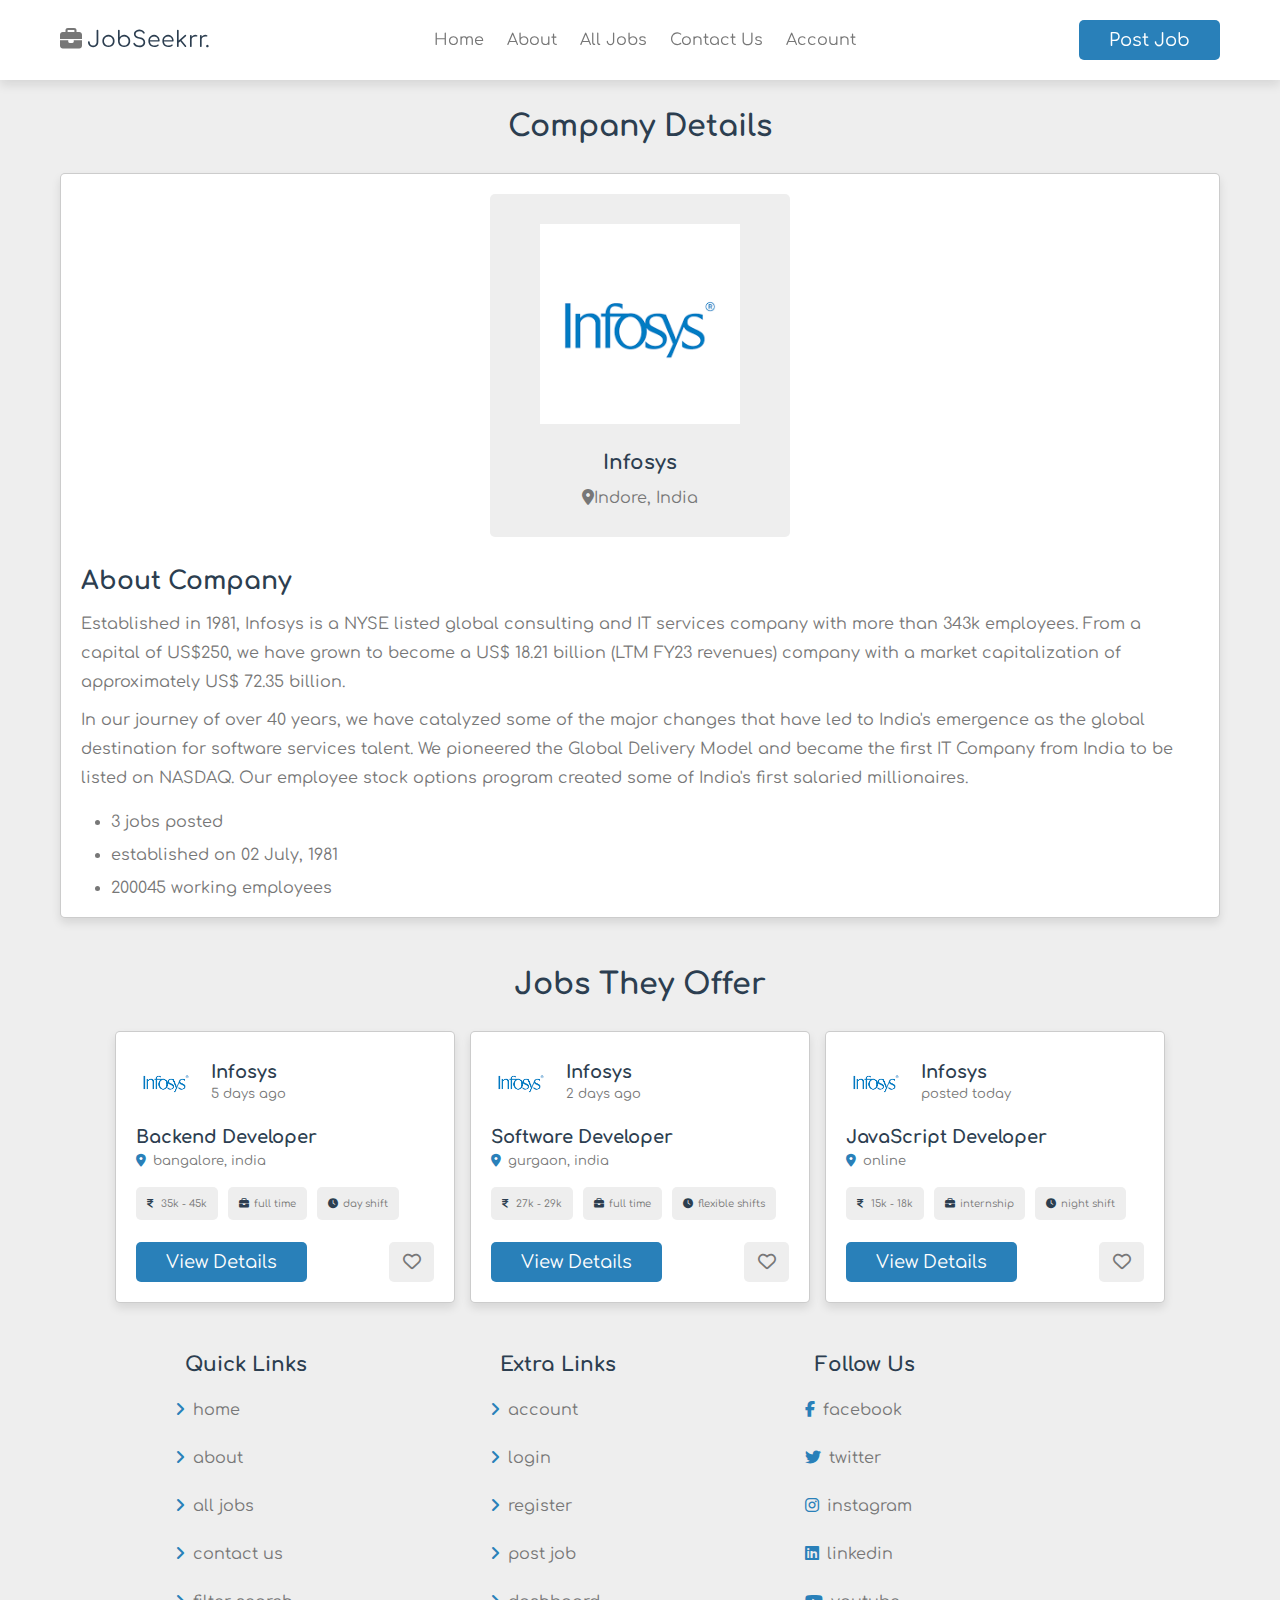
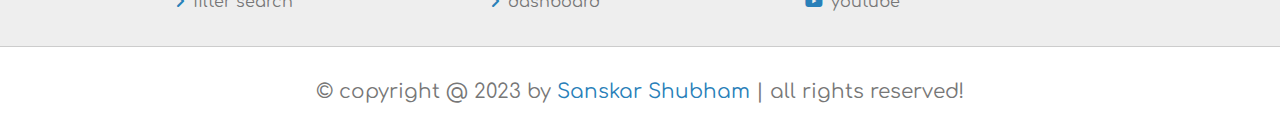
<file: view_company.html>
<!DOCTYPE html>
<html lang="en">
<head>
    <meta charset="UTF-8">
    <meta http-equiv="X-UA-Compatible" content="IE=edge">
    <meta name="viewport" content="width=device-width, initial-scale=1.0">
    <title>View Company</title>

    <!-- custom css file link -->
    <link rel="stylesheet" href="css/styles.css">
</head>
<body>
    <!-- header section starts -->
    <header class="header">
        <section class="flex">
            <div id="menu-btn" class="fas fa-bars-staggered"></div>

            <a href="index.html" class="logo"><i class="fas fa-briefcase"></i>JobSeekrr.</a>
            <nav class="navbar">
                <a href="index.html">home</a>
                <a href="about.html">about</a>
                <a href="jobs.html">all jobs</a>
                <a href="contact.html">contact us</a>
                <a href="login.html">account</a>
            </nav>

            <a href="#" class="btn" style="margin-top: 0;">post job</a>
        </section>
    </header>
    <!-- header section ends -->

    <!-- company details section starts -->

    <section class="view-company">

        <h1 class="heading">company details</h1>
        <div class="details">
            <div class="info">
                <img src="images/infosysnew.png" alt="">
                <h3>Infosys</h3>
                <p><i class="fas fa-map-marker-alt"></i>Indore, India</p>
            </div>
            <div class="description">
                <h3>about company</h3>
                <p>Established in 1981, Infosys is a NYSE listed global consulting and IT services company with more than 343k employees. From a capital of US$250, we have grown to become a US$ 18.21 billion (LTM FY23 revenues) company with a market capitalization of approximately US$ 72.35 billion.</p>
                <p>In our journey of over 40 years, we have catalyzed some of the major changes that have led to India's emergence as the global destination for software services talent. We pioneered the Global Delivery Model and became the first IT Company from India to be listed on NASDAQ. Our employee stock options program created some of India's first salaried millionaires.</p>
            </div>
            <ul>
                <li>3 jobs posted</li>
                <li>established on 02 July, 1981</li>
                <li>200045 working employees</li>
            </ul>

        </div>

    </section>


    <!-- company details section ends -->
    <!-- jobs section starts -->
    <section class="jobs-container">
        <h1 class="heading">jobs they offer</h1>
        <div class="box-container">
            <div class="box">
                <div class="company">
                    <img src="images/infosysnew.png" alt="">
                    <div>
                        <h3>Infosys</h3>
                        <span>5 days ago</span>
                    </div>
                </div>
                <h3 class="job-title">backend developer</h3>
                <p class="location"><i class="fas fa-map-marker-alt"></i>
                <span>bangalore, india</span></p>
                <div class="tags">
                    <p><i class="fas fa-indian-rupee-sign"></i>
                    <span>35k - 45k</span></p>
                    <p><i class="fas fa-briefcase"></i><span>full time</span></p>
                    <p><i class="fas fa-clock"></i><span>day shift</span></p>
                </div>
                <div class="flex-btn">
                    <a href="view_job.html" class="btn">view details</a>
                    <button type="submit" class="far fa-heart"></button>
                </div>
            </div>
            <div class="box">
                <div class="company">
                    <img src="images/infosysnew.png" alt="">
                    <div>
                        <h3>Infosys</h3>
                        <span>2 days ago</span>
                    </div>
                </div>
                <h3 class="job-title">software developer</h3>
                <p class="location"><i class="fas fa-map-marker-alt"></i>
                <span>gurgaon, india</span></p>
                <div class="tags">
                    <p><i class="fas fa-indian-rupee-sign"></i>
                    <span>27k - 29k</span></p>
                    <p><i class="fas fa-briefcase"></i><span>full time</span></p>
                    <p><i class="fas fa-clock"></i><span>flexible shifts</span></p>
                </div>
                <div class="flex-btn">
                    <a href="view_job.html" class="btn">view details</a>
                    <button type="submit" class="far fa-heart"></button>
                </div>
            </div>
            <div class="box">
                <div class="company">
                    <img src="images/infosysnew.png" alt="">
                    <div>
                        <h3>Infosys</h3>
                        <span>posted today</span>
                    </div>
                </div>
                <h3 class="job-title">javaScript developer</h3>
                <p class="location"><i class="fas fa-map-marker-alt"></i>
                <span>online</span></p>
                <div class="tags">
                    <p><i class="fas fa-indian-rupee-sign"></i>
                    <span>15k - 18k</span></p>
                    <p><i class="fas fa-briefcase"></i><span>internship</span></p>
                    <p><i class="fas fa-clock"></i><span>night shift</span></p>
                </div>
                <div class="flex-btn">
                    <a href="view_job.html" class="btn">view details</a>
                    <button type="submit" class="far fa-heart"></button>
                </div>
            </div>
            
        </div>  
        
    </section>
    <!-- jobs section ends -->















    <!-- footer section starts -->
    <footer class="footer">
        <section class="grid">
            <div class="box">
                <h3>quick links</h3>
                <a href="index.html"><i class="fas fa-angle-right"></i>home</a>
                <a href="about.html"><i class="fas fa-angle-right"></i>about</a>
                <a href="jobs.html"><i class="fas fa-angle-right"></i>all jobs</a>
                <a href="contact.html"><i class="fas fa-angle-right"></i>contact us</a>
                <a href="#"><i class="fas fa-angle-right"></i>filter search</a>
            </div>
            <div class="box">
                <h3>extra links</h3>
                <a href="#"><i class="fas fa-angle-right"></i>account</a>
                <a href="login.html"><i class="fas fa-angle-right"></i>login</a>
                <a href="register.html"><i class="fas fa-angle-right"></i>register</a>
                <a href="#"><i class="fas fa-angle-right"></i>post job</a>
                <a href="#"><i class="fas fa-angle-right"></i>dashboard</a>
            </div>
            <div class="box">
                <h3>follow us</h3>
                <a href="#"><i class="fab fa-facebook-f"></i>facebook</a>
                <a href="#"><i class="fab fa-twitter"></i>twitter</a>
                <a href="#"><i class="fab fa-instagram"></i>instagram</a>
                <a href="#"><i class="fab fa-linkedin"></i>linkedin</a>
                <a href="#"><i class="fab fa-youtube"></i>youtube</a>
            </div>
        </section>
        <div class="credit">&copy; copyright @ 2023 by <span>Sanskar Shubham</span> | all rights reserved!</div>
    </footer>
    <!-- footer section ends -->



    <!-- custom js file link -->
    <script src="js/script.js"></script>
</body>
</html>
</file>
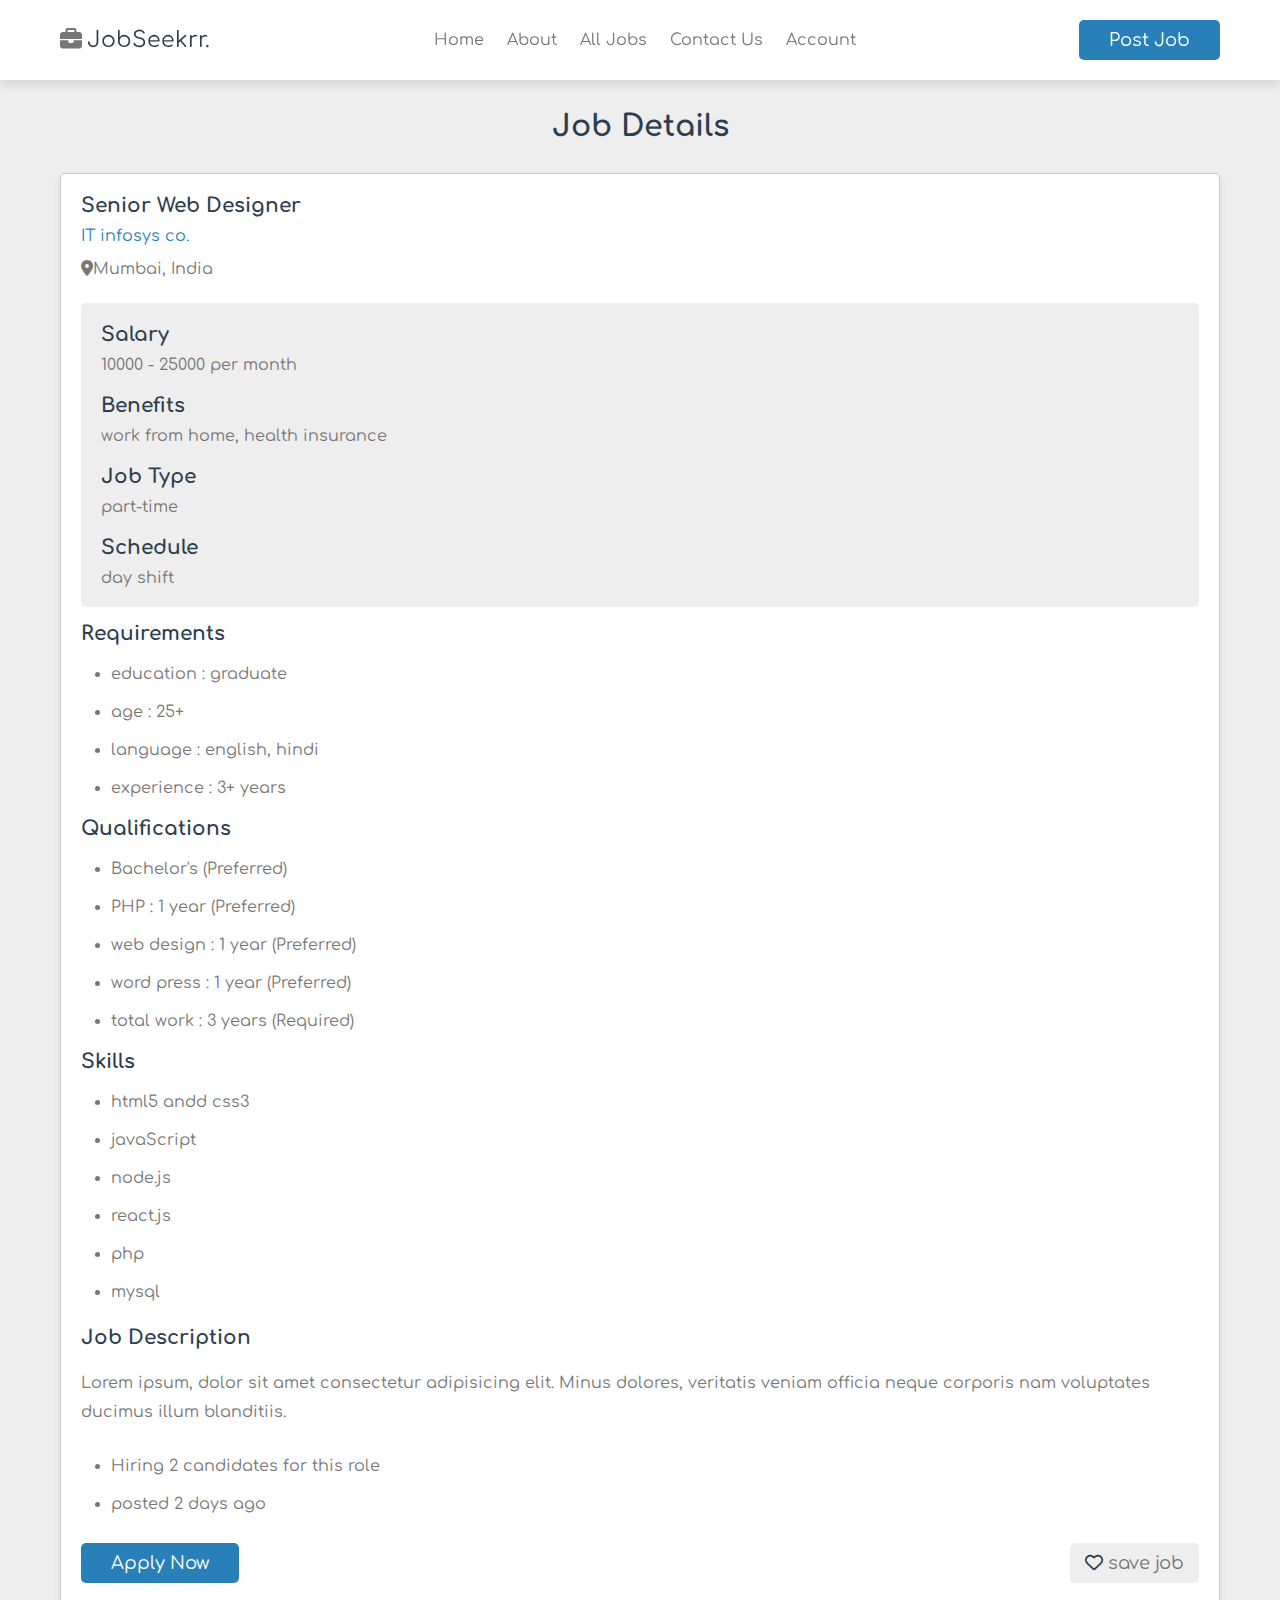
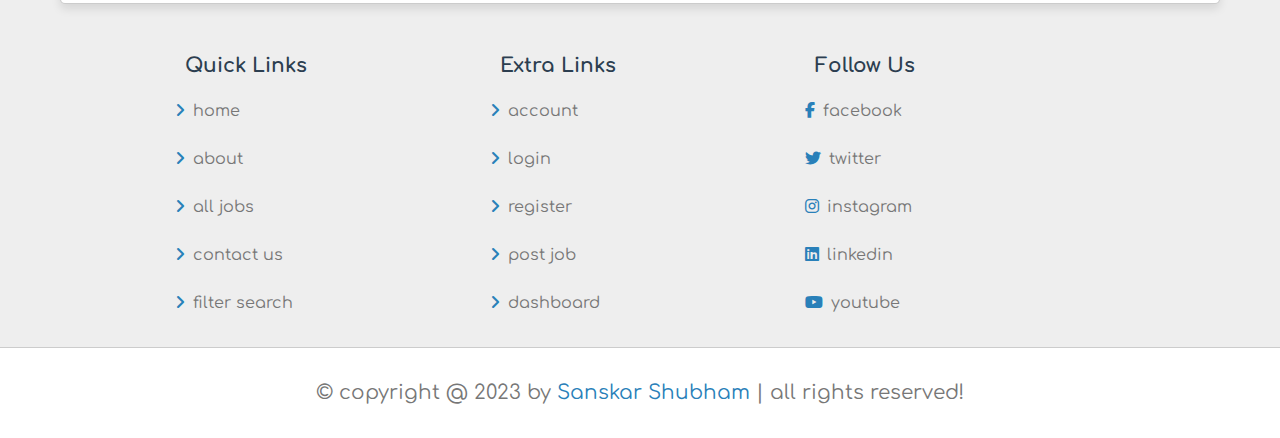
<file: view_job.html>
<!DOCTYPE html>
<html lang="en">
<head>
    <meta charset="UTF-8">
    <meta http-equiv="X-UA-Compatible" content="IE=edge">
    <meta name="viewport" content="width=device-width, initial-scale=1.0">
    <title>View Job</title>

    <!-- custom css file link -->
    <link rel="stylesheet" href="css/styles.css">
</head>
<body>
    <!-- header section starts -->
    <header class="header">
        <section class="flex">
            <div id="menu-btn" class="fas fa-bars-staggered"></div>

            <a href="index.html" class="logo"><i class="fas fa-briefcase"></i>JobSeekrr.</a>
            <nav class="navbar">
                <a href="index.html">home</a>
                <a href="about.html">about</a>
                <a href="jobs.html">all jobs</a>
                <a href="contact.html">contact us</a>
                <a href="login.html">account</a>
            </nav>

            <a href="#" class="btn" style="margin-top: 0;">post job</a>
        </section>
    </header>
    <!-- header section ends -->

    <!-- view job section starts -->

    <section class="job-details">

        <h1 class="heading">job details</h1>
        <div class="details">
            <div class="job-info">
                <h3>senior web designer</h3>
                <a href="view_company.html">IT infosys co.</a>
                <p><i class="fas fa-map-marker-alt"></i>Mumbai, india</p>
            </div>
            <div class="basic-details">
                <h3>salary</h3>
                <p>10000 - 25000 per month</p>
                <h3>benefits</h3>
                <p>work from home, health insurance</p>
                <h3>job type</h3>
                <p>part-time</p>
                <h3>schedule</h3>
                <p>day shift</p>
            </div>
            <ul>
                <h3>requirements</h3>
                <li>education : <span>graduate</span></li>
                <li>age : <span>25+</span></li>
                <li>language : <span>english, hindi</span></li>
                <li>experience : <span>3+ years</span></li>
            </ul>
            <ul>
                <h3>qualifications</h3>
                <li>Bachelor's (Preferred)</li>
                <li>PHP : 1 year (Preferred)</li>
                <li>web design : 1 year (Preferred)</li>
                <li>word press : 1 year (Preferred)</li>
                <li>total work : 3 years (Required)</li>
            </ul>
            <ul>
                <h3>skills</h3>
                <li>html5 andd css3</li>
                <li>javaScript</li>
                <li>node.js</li>
                <li>react.js</li>
                <li>php</li>
                <li>mysql</li>
            </ul>
            <div class="description">
                <h3>job description</h3>
                <p>Lorem ipsum, dolor sit amet consectetur adipisicing elit. Minus dolores, veritatis veniam officia neque corporis nam voluptates ducimus illum blanditiis.</p>
                <ul>
                    <li>Hiring 2 candidates for this role</li>
                    <li>posted 2 days ago</li>
                </ul>
            </div>
            <form action="" method="post" class="flex-btn">
                <input type="submit" value="apply now" name="apply" class="btn">
                <button type="submit" class="save"> <i class="far fa-heart"></i><span>save job</span></button>
            </form>
        </div>

    </section>

    <!-- view job section ends -->






    <!-- footer section starts -->
    <footer class="footer">
        <section class="grid">
            <div class="box">
                <h3>quick links</h3>
                <a href="index.html"><i class="fas fa-angle-right"></i>home</a>
                <a href="about.html"><i class="fas fa-angle-right"></i>about</a>
                <a href="jobs.html"><i class="fas fa-angle-right"></i>all jobs</a>
                <a href="contact.html"><i class="fas fa-angle-right"></i>contact us</a>
                <a href="#"><i class="fas fa-angle-right"></i>filter search</a>
            </div>
            <div class="box">
                <h3>extra links</h3>
                <a href="#"><i class="fas fa-angle-right"></i>account</a>
                <a href="login.html"><i class="fas fa-angle-right"></i>login</a>
                <a href="register.html"><i class="fas fa-angle-right"></i>register</a>
                <a href="#"><i class="fas fa-angle-right"></i>post job</a>
                <a href="#"><i class="fas fa-angle-right"></i>dashboard</a>
            </div>
            <div class="box">
                <h3>follow us</h3>
                <a href="#"><i class="fab fa-facebook-f"></i>facebook</a>
                <a href="#"><i class="fab fa-twitter"></i>twitter</a>
                <a href="#"><i class="fab fa-instagram"></i>instagram</a>
                <a href="#"><i class="fab fa-linkedin"></i>linkedin</a>
                <a href="#"><i class="fab fa-youtube"></i>youtube</a>
            </div>
        </section>
        <div class="credit">&copy; copyright @ 2023 by <span>Sanskar Shubham</span> | all rights reserved!</div>
    </footer>
    <!-- footer section ends -->



    <!-- custom js file link -->
    <script src="js/script.js"></script>
</body>
</html>
</file>
<file: css/styles.css>
/* font awesome cdn link */
@import url('https://cdnjs.cloudflare.com/ajax/libs/font-awesome/6.4.0/css/all.min.css');


/* google font cdn link */
@import url('https://fonts.googleapis.com/css2?family=Comfortaa:wght@300;400;500;600;700&family=Poppins:wght@400;500;600&display=swap');

:root{
    --main-color: #2980b9;
    --red: red;
    --light-color: #777;
    --light-bg: #eee;
    --black: #2c3e50;
    --white: #fff;
    --box-shadow: 0 .5rem 1rem rgba(0,0,0,.1);
    --border: .1rem solid rgba(0,0,0,.2);


}

*{
    font-family: 'Comfortaa', cursive;
    margin: 0;
    padding: 0;
    box-sizing: border-box;
    text-decoration: none;
    outline: none;
    border: none;
}

*::selection{
    background-color: var(--main-color);
    color: var(--white);
}

::-webkit-scrollbar{
    width: 1rem;
    height: .5rem;
}

::-webkit-scrollbar-track{
    background-color: transparent;
}

::-webkit-scrollbar-thumb{
    background-color: var(--main-color);
}

html{
    font-size: 62.5%;
    overflow-x: hidden;
    scroll-padding-top: 7rem;
    scroll-behavior: smooth;
}

body{
    background-color: var(--light-bg);
}

section{
    padding: 2rem;
    margin: 0 auto;
    max-width: 1200px;
}

.heading{
    text-align: center;
    margin-bottom: 2rem;
    font-size: 3rem;
    color: var(--black);
    text-transform: capitalize;
    padding: 1rem 0;
}

.section-title{
    border-top: 1rem solid var(--main-color);
    border-bottom: 1rem solid var(--main-color);
    background-color: var(--black);
    color: var(--white);
    text-align: center;
    padding: 6rem 2rem;
    font-size: 6rem;
    text-transform: capitalize;
    margin-top: 3rem;
}


.btn{
    margin-top: 1rem;
    display: inline-block;
    padding: 1rem 3rem;
    cursor: pointer;
    font-size: 1.8rem;
    color: var(--white);
    background-color: var(--main-color);
    border-radius: .5rem;
    text-transform: capitalize;
    text-align: center;

}


.btn:hover{
    background-color: var(--black);

}

.flex-btn{
    display: flex;
    align-items: center;
    justify-content: space-between;
    column-gap: 1rem;
    flex-wrap: wrap;
}

.header{
    position: sticky;
    top: 0;
    left: 0;
    right: 0;
    background-color: var(--white);
    box-shadow: var(--box-shadow);
    z-index: 1000;
}

.header .flex{
    position: relative;
    display: flex;
    align-items: center;
    justify-content: space-between;
}

#menu-btn{
    font-size: 2.7rem;
    color: var(--black);
    cursor: pointer;
    display: none;
}

.header .flex .logo{
    font-size: 2.2rem;
    color: var(--black);
}

.header .flex .logo i{
    margin-right: .5rem;
    color: var(--light-color);
}

.header .flex .navbar a{
    display: inline-block;
    padding: .5rem 1rem;
    font-size: 1.6rem;
    color: var(--light-color);
    border-radius: .5rem;
    text-transform: capitalize;

}

.header .flex .navbar a:hover{
    background-color: var(--main-color);
    color: var(--white);
}

.home-container{
    background: url(../images/newhome.jpg), no-repeat;
    background-size: cover;
    background-position: center;
    background-attachment: fixed;
    background-blend-mode: color;
}

.home-container .home{
    min-height: 80vh;
    display: flex;
    align-items: center;
    justify-content: center;
}

.home-container .home form{
    background-color: var(--white);
    width: 50rem;
    border-radius: .5rem;
    padding: 2rem;
    text-align: center;
}

.home-container .home form h3{
    font-size: 2.5rem;
    color: var(--black);
    margin-bottom: 1rem;
    text-transform: capitalize;
}

.home-container .home form p{
    text-align: left;
    font-size: 1.6rem;
    color: var(--light-color);
    padding-top: 1rem;
}

.home-container .home form p span{
    color: var(--red);
}

.home-container .home form .input{
    width: 100%;
    border-radius: .5rem;
    margin: 1rem 0;
    background-color: var(--light-bg);
    padding: 1.4rem;
    font-size: 1.8rem;
    color: var(--black);
}

.category .box-container{
    display: grid;
    grid-template-columns: repeat(auto-fit, 25rem);
    justify-content: center;
    align-items: flex-start;
    gap: 1.5rem;
}

.category .box-container .box{
    border-radius: .5rem;
    box-shadow: var(--box-shadow);
    border: var(--border);
    padding: 1.8rem;
    background-color: var(--white);
    display: flex;
    align-items: center;
    gap: 2rem;
}

.category .box-container .box i{
    height: 4.5rem;
    width: 5rem;
    line-height: 4.5rem;
    font-size: 1.8rem;
    color: var(--black);
    border-radius: .5rem;
    background-color: var(--light-bg);
    text-align: center;
}

.category .box-container .box h3{
    padding-bottom: .5rem;
    color: var(--black);
    font-size: 1.8rem;
    text-transform: capitalize;
}

.category .box-container .box span{
    color: var(--light-color);
    font-size: 1.6rem;
}

.category .box-container .box:hover{
    background-color: var(--black);
}

.category .box-container .box:hover h3{
    color: var(--white);
}

.category .box-container .box:hover span{
    color: var(--white);
}

.category .box-container .box:hover i{
    color: var(--black);
    background-color: var(--white);
}

/* #diffimage{
    object-fit: cover;
    height: 100%;
    width: 100%;
} */

.jobs-container .box-container{
    display: grid;
    grid-template-columns: repeat(auto-fit, 34rem);
    justify-content: center;
    align-items: flex-start;
    gap: 1.5rem;

}

.jobs-container .box-container .box{
    background-color: var(--white);
    border-radius: .5rem;
    border: var(--border);
    padding: 2rem;
    box-shadow: var(--box-shadow);
    overflow-x: hidden;
}

.jobs-container .box-container .box .company{
    display: flex;
    align-items: center;
    gap: 1.5rem;
    margin-bottom: 1.5rem;
}

.jobs-container .box-container .box .company img{
    height: 6rem;
    width: 6rem;
    object-fit: contain;
}

.jobs-container .box-container .box .company h3{
    font-size: 1.8rem;
    color: var(--black);
    text-overflow: ellipsis; 
    overflow-x: hidden;
    padding-bottom: .5rem;
}

.jobs-container .box-container .box .company span{
    color: var(--light-color);
    font-size: 1.3rem;
}

.jobs-container .box-container .box .job-title{
    text-transform: capitalize;
    font-size: 1.8rem;
    color: var(--black);
    overflow-x: hidden;
    text-overflow: ellipsis;
}

.jobs-container .box-container .box .location{
    padding: .7rem 0;
    font-size: 1.3rem;
    color: var(--light-color);
}

.jobs-container .box-container .box .location i{
    margin-right: .3rem;
    color: var(--main-color);
}

.jobs-container .box-container .box .tags{
    display: flex;
    flex-wrap: wrap;
    gap: 1rem;
    margin: 1.2rem 0;
}


.jobs-container .box-container .box .tags p{
    padding: 1.1rem;
    border-radius: .5rem;
    background-color: var(--light-bg);
    font-size: 1rem;
    color: var(--light-color);
}


.jobs-container .box-container .box .tags p i{
    margin-right: .5rem;
    color: var(--black);
}


.jobs-container .box-container .box .fa-heart{
    background-color: var(--light-bg);
    border-radius: .5rem;
    color: var(--light-color);
    font-size: 1.8rem;
    cursor: pointer;
    height: 4rem;
    width: 4.5rem;
    line-height: 4rem;
    margin-top: 1rem;
}


.jobs-container .box-container .box .fa-heart:hover{
    background-color: var(--black);
    color: var(--white);
}

.about img{
    width: 100%;
    margin-bottom: 1.5rem;
}

.about .box{
    background-color: var(--white);
    border-radius: .5rem;
    border: var(--border);
    padding: 2rem;
    box-shadow: var(--box-shadow);
}

.about .box h3{
    font-size: 2.5rem;
    text-transform: capitalize;
    color: var(--black);
    margin-bottom: 1rem;
}

.about .box p{
    padding: 1rem 0;
    line-height: 1.8;
    color: var(--light-color);
    font-size: 1.6rem;
}

.reviews .box-container{
    display: grid;
    grid-template-columns: repeat(auto-fit, 35rem);
    gap: 1.5rem;
    justify-content: center;
    align-items: flex-start;
}

.reviews .box-container .box{
    background-color: var(--white);
    box-shadow: var(--box-shadow);
    border: var(--border);
    border-radius: .5rem;
    padding: 2rem;
}

.reviews .box-container .box .stars{
    margin-bottom: 1.5rem;
}

.reviews .box-container .box .stars i{
    color: var(--main-color);
    font-size: 1.8rem;

}

.reviews .box-container .box .title{
    font-size: 2rem;
    color: var(--black);
    text-align: right;
    text-transform: capitalize;
}

.reviews .box-container .box p{
    text-align: right;
    font-size: 1.6rem;
    color: var(--light-color);
    padding: 1rem 0;
    line-height: 1.8;
}

.reviews .box-container .box .user{
    display: flex;
    gap: 1.5rem;
    align-items: center;
    margin-top: 1rem;
}

.reviews .box-container .box .user img{
    height: 6rem;
    width: 6rem;
    border-radius: 50%;
    object-fit: cover;
}

.reviews .box-container .box .user h3{
    font-size: 2rem;
    color: var(--black);
    margin-bottom: .5rem;
    text-transform: capitalize;
}

.reviews .box-container .box .user span{
    color: var(--light-color);
    font-size: 1.6rem;
    text-transform: capitalize;
}

.job-filter form{
    background-color: var(--white);
    box-shadow: var(--box-shadow);
    border: var(--border);
    border-radius: .5rem;     
    padding: 2rem;
}

.job-filter form .flex{
    display: flex;
    flex-wrap: wrap;
    column-gap: 1rem;

}

.job-filter form .flex .box{
    flex: 1 1 40rem;
}

.job-filter form .flex .box p{
    font-size: 1.6rem;
    color: var(--light-color);
}

.job-filter form .flex .box p span{
    color: var(--red);
}

.job-filter form .flex .box .input{
    width: 100%;
    border-radius: .5rem;
    padding: 1.4rem;
    color: var(--black);
    margin: 1rem 0;
    background-color: var(--light-bg);
    font-size: 1.8rem;

}

.job-filter form .dropdown-container{
    margin-top: 2rem;
    display: flex;
    flex-wrap: wrap;
    margin-top: 1rem;
    gap: 1rem;
}

.job-filter form .dropdown-container .dropdown{
    flex: 1 1 20rem;
    position: relative;
}

.job-filter form .dropdown-container .dropdown .output{
    width: 100%;
    background: var(--light-bg);
    border-radius: .5rem;
    padding: 1.4rem;
    font-size: 1.8rem;
    color: var(--black);
    text-align: center;
    user-select: none;
    cursor: pointer;
}

.job-filter form .dropdown-container .dropdown .output:placeholder-shown{
    text-transform: capitalize;
}

.job-filter form .dropdown-container .dropdown .lists{
    position: absolute;
    top: 100%;
    left: 0;
    right: 0;
    background-color: var(--white);
    padding: 1rem;
    border-radius: .5rem;
    border: var(--border);
    box-shadow: var(--box-shadow);
    z-index: 10;
    transform: scaleY(0);
    transform-origin: top;
}

.job-filter form .dropdown-container .dropdown .lists .items{
    padding: 1.2rem 1.4rem;
    border-radius: .5rem;
    font-size: 1.8rem;
    color: var(--black);
    cursor: pointer;
}

.job-filter form .dropdown-container .dropdown .lists .items:hover{
    background-color: var(--light-bg);

}

.job-filter form .dropdown-container .dropdown .lists:hover, 
.job-filter form .dropdown-container .dropdown:hover .lists,
.job-filter form .dropdown-container .dropdown .output:focus + .lists, 
.job-filter form .dropdown-container .dropdown .output:focus-within + .lists{
    transform: scaleY(1);
    transition: .2s linear;
}

.job-details .details{
    background-color: var(--white);
    border-radius: .5rem;
    border: var(--border);
    padding: 2rem;
    box-shadow: var(--box-shadow);
    overflow-x: hidden;
}

.job-details .details h3{
    margin-bottom: 1rem;
    font-size: 2rem;
    color: var(--black);
    text-transform: capitalize;
    overflow-x: hidden;
    text-overflow: ellipsis;
}

.job-details .details .job-info a{
    display: block;
    font-size: 1.6rem;
    color: var(--main-color);
    margin: .5rem 0;
}

.job-details .details .job-info a:hover{
    text-decoration: underline;
}

.job-details .details .job-info p{
    padding: 1rem 0;
    font-size: 1.6rem;
    color: var(--light-color);
    text-transform: capitalize;
}

.job-details .details .basic-details{
    background-color: var(--light-bg);
    margin: 1.5rem 0;
    border-radius: .5rem;
    padding: 2rem;
    padding-bottom: 0;
}

.job-details .details .basic-details p{
    color: var(--light-color);
    padding-bottom: 2rem;
    font-size: 1.6rem;
}

.job-details .details ul{
    margin: 1rem 0;
}

.job-details .details ul li{
    padding: 1rem 0;
    font-size: 1.6rem;
    color: var(--light-color);
    margin-left: 3rem;
}

.job-details .details .description{
    margin-top: 1.5rem;
}

.job-details .details .description p{
    font-size: 1.6rem;
    color: var(--light-color);
    line-height: 1.8;
    padding: 1rem 0;
}

.job-details .details .save{
    background-color: var(--light-bg);
    border-radius: .5rem;
    padding: 1rem 1.5rem;
    cursor: pointer;
    font-size: 1.8rem;
    margin-top: 1rem;
}

.job-details .details .save:hover{
    background-color: var(--black);
}

.job-details .details .save i{
    margin-right: .5rem;
    color: var(--black);
}

.job-details .details .save span{
    color: var(--light-color);
}

.job-details .details .save:hover i{
    color: var(--white);
}

.job-details .details .save:hover span{
    color: var(--white);
}

.view-company .details{
    background-color: var(--white);
    box-shadow: var(--box-shadow);
    border: var(--border);
    border-radius: .5rem;
    padding: 2rem;
}

.view-company .details .info{
    max-width: 30rem;
    margin: 0 auto;
    border-radius: .5rem;
    background-color: var(--light-bg);
    padding: 3rem 2rem;
    text-align: center;
}

.view-company .details .info img{
    height: 20rem;
    width: 20rem;
    object-fit: contain;
    margin-bottom: 1rem;
}

.view-company .details .info h3{
    padding: 1.5rem 0;
    font-size: 2rem;
    color: var(--black);

}

.view-company .details .info p{
    font-size: 1.6rem;
    color: var(--light-color);
}

.view-company .details .description{
    margin-top: 2rem;
}

.view-company .details .description h3{
    font-size: 2.5rem;
    color: var(--black);
    padding: 1rem 0;
    text-transform: capitalize;
}

.view-company .details .description p{
    padding: .5rem 0;
    font-size: 1.6rem;
    color: var(--light-color);
    line-height: 1.8;
}

.view-company .details ul li{
    margin-left: 3rem;
    font-size: 1.6rem;
    color: var(--light-color);
    padding-top: 1.5rem;
}

.contact .box-container{
    display: grid;
    grid-template-columns: repeat(auto-fit, 30rem);
    gap: 1.5rem;
    align-items: flex-start;
    justify-content: center;

}

.contact .box-container .box{
    background-color: var(--white);
    border: var(--border);
    border-radius: .5rem;
    box-shadow: var(--box-shadow);
    
}


























.footer .grid{
    display: grid;
    grid-template-columns: repeat(auto-fit, 30rem);
    gap: 1.5rem;
    justify-content: center;
    align-items: flex-start;
}

.footer .grid .box h3{
    font-size: 2rem;
    color: var(--black);
    margin-bottom: 1rem 0;
    padding: 1rem;
    text-transform: capitalize;
}

.footer .grid .box a{
    display: block;
    padding: 1.5rem 0;
    font-size: 1.6rem;
    color: var(--light-color);
}

.footer .grid .box a i{
    color: var(--main-color);
    margin-right: .8rem;
}

.footer .grid .box a:hover i{
    margin-right: 2rem;
    transition: .2s linear;
}

.footer .credit{
    text-align: center;
    padding: 3rem 2rem;
    border-top: var(--border);
    background-color: var(--white);
    font-size: 2rem;
    color: var(--light-color);
    line-height: 1.5;
}

.footer .credit span{
    color: var(--main-color);
    text-transform: capitalize;
}

/* media queries */
@media (max-width:991px){
    html{
        font-size: 55%;
    }

    .section-title{
        font-size: 5rem;
    }
}

@media (max-width:768px){
    #menu-btn{
        display: inline-block;
    }

    .header .flex .navbar{
        position: absolute;
        top: 99%;
        left: 0;
        right: 0;
        border-top: var(--border);
        background-color: var(--white);
        padding: 1rem .5rem;
        clip-path: polygon(0 0, 100% 0, 100% 0, 0 0);
        transition: .2s linear;
    }

    .header .flex .navbar.active{
        clip-path: polygon(0 0, 100% 0, 100% 100%, 0 100%);
    }

    .header .flex .navbar a{
        display: block;
        padding: 1.5rem 2rem;
    }

    .category .box-container{
        grid-template-columns: repeat(auto-fit, 16.5rem);
    }

    .category .box-container .box {
        flex-flow: column;
        text-align: center;
    }

    .section-title{
        font-size: 4rem;
        padding: 4rem 2rem;
    }

}

@media (max-width:450px){
    html{
        font-size: 50%;
    }

    .section-title{
        font-size: 3.5rem;
    }
}
</file>
